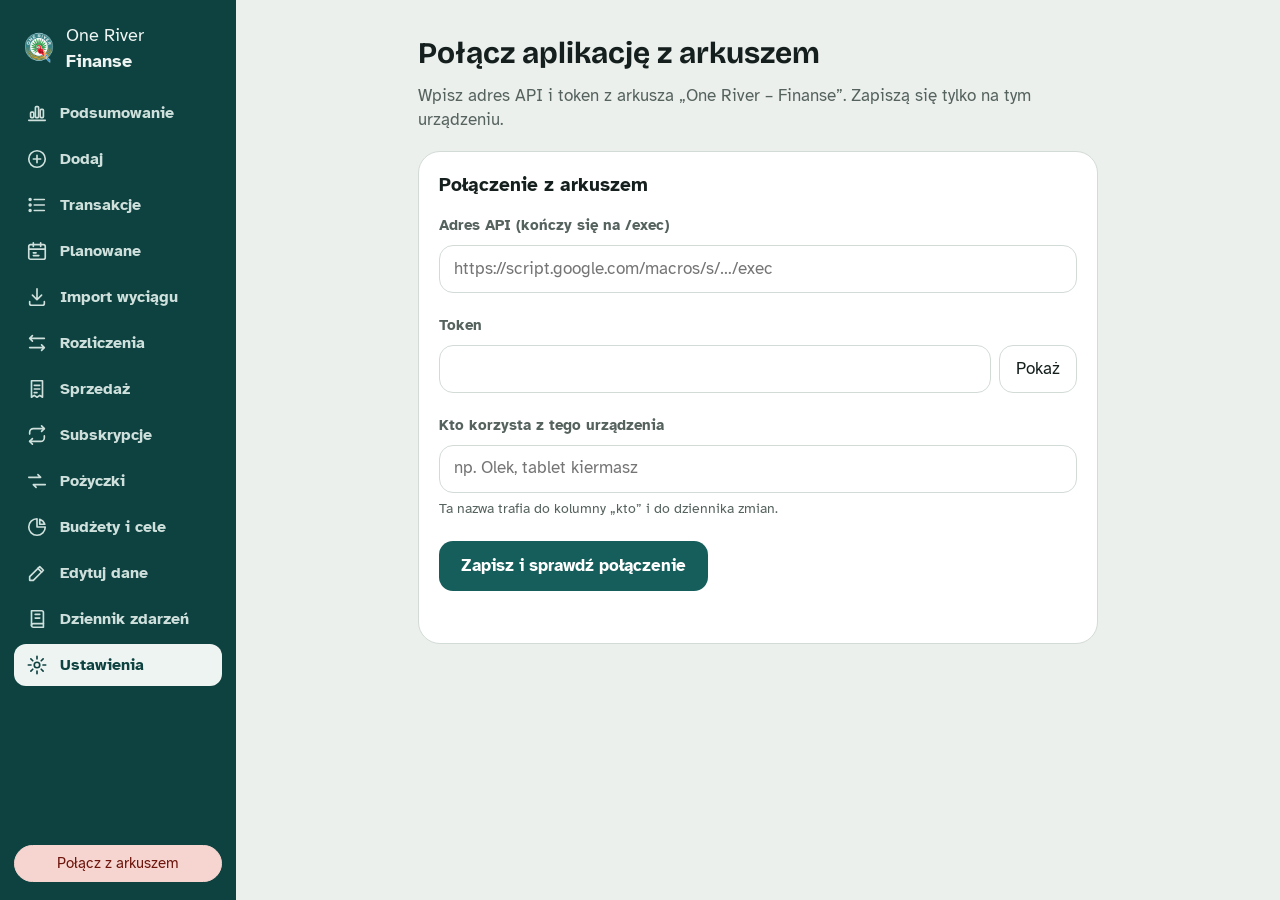
<file: index.html>
<!doctype html>
<html lang="pl">
<head>
  <meta charset="utf-8">
  <meta name="viewport" content="width=device-width, initial-scale=1, viewport-fit=cover">
  <meta name="theme-color" content="#155E5B">
  <meta name="description" content="Finanse ONE RIVER: wydatki, wpływy i przeksięgowania, także bez internetu.">
  <title>One River Finanse</title>
  <link rel="manifest" href="manifest.webmanifest">
  <link rel="icon" href="icons/icon-192.png">
  <link rel="apple-touch-icon" href="icons/apple-touch-icon.png">
  <meta name="apple-mobile-web-app-capable" content="yes">
  <meta name="mobile-web-app-capable" content="yes">
  <link rel="preconnect" href="https://fonts.googleapis.com">
  <link rel="preconnect" href="https://fonts.gstatic.com" crossorigin>
  <link rel="stylesheet" href="https://fonts.googleapis.com/css2?family=Atkinson+Hyperlegible:ital,wght@0,400;0,700;1,400&family=Bricolage+Grotesque:opsz,wght@12..96,500;12..96,700&display=swap">
  <link rel="stylesheet" href="css/app.css">
</head>
<body>
  <div class="uklad">
    <aside class="bok">
      <a class="marka" href="#dodaj">
        <img src="icons/icon-192.png" alt="" width="34" height="34">
        <span>One River <b>Finanse</b></span>
      </a>
      <nav class="menu" aria-label="Sekcje aplikacji"></nav>
      <button class="sync" id="sync" type="button">Uruchamianie…</button>
    </aside>
    <main id="widok" tabindex="-1"></main>
  </div>
  <div id="toast" role="status" aria-live="polite"></div>
  <dialog id="okno"></dialog>
  <script type="module" src="js/app.js"></script>
</body>
</html>
</file>
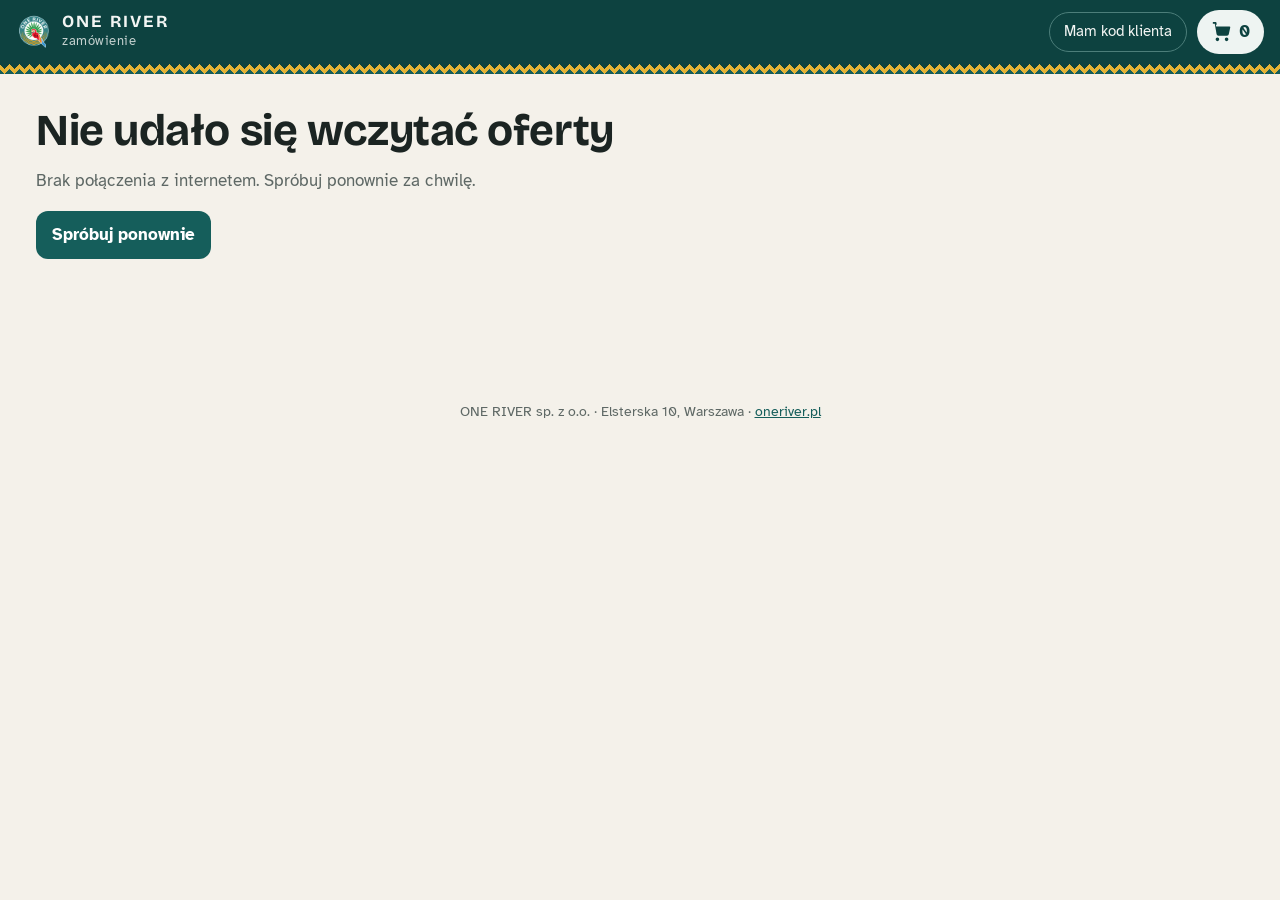
<file: zamow/index.html>
<!doctype html>
<html lang="pl">
<head>
  <meta charset="utf-8">
  <meta name="viewport" content="width=device-width, initial-scale=1, viewport-fit=cover">
  <meta name="theme-color" content="#0D4240">
  <meta name="description" content="Zamów rękodzieło i produkty ONE RIVER – rapé, biżuteria, odzież i więcej z rdzennych społeczności Ameryki Południowej.">
  <title>Zamówienie · One River</title>
  <link rel="icon" href="../icons/icon-192.png">
  <link rel="apple-touch-icon" href="../icons/apple-touch-icon.png">
  <link rel="preconnect" href="https://fonts.googleapis.com">
  <link rel="preconnect" href="https://fonts.gstatic.com" crossorigin>
  <link rel="stylesheet" href="https://fonts.googleapis.com/css2?family=Atkinson+Hyperlegible:ital,wght@0,400;0,700;1,400&family=Bricolage+Grotesque:opsz,wght@12..96,500;12..96,700&display=swap">
  <link rel="stylesheet" href="css/zamow.css">
</head>
<body>
  <header class="gora">
    <a class="marka" href="#">
      <img src="../icons/icon-192.png" alt="" width="36" height="36">
      <span><b>ONE RIVER</b><small>zamówienie</small></span>
    </a>
    <button type="button" class="kod-przycisk" id="kod-przycisk">Mam kod klienta</button>
    <button type="button" class="koszyk-przycisk" id="koszyk-przycisk" aria-label="Koszyk">
      <svg viewBox="0 0 24 24" width="22" height="22" aria-hidden="true"><path fill="currentColor" d="M7 18a2 2 0 1 0 0 4 2 2 0 0 0 0-4Zm10 0a2 2 0 1 0 0 4 2 2 0 0 0 0-4ZM5.2 4l.4 2H20a1 1 0 0 1 1 1.2l-1.6 7.2a2 2 0 0 1-2 1.6H8.1a2 2 0 0 1-2-1.6L4.1 3H2V1h3a1 1 0 0 1 1 .8L6.2 4H5.2Z"/></svg>
      <span id="koszyk-ile">0</span>
    </button>
  </header>
  <div class="tkanina" aria-hidden="true"></div>
  <main id="widok" tabindex="-1"><p class="laduje">Wczytuję ofertę…</p></main>
  <footer class="stopka">
    <p>ONE RIVER sp. z o.o. · Elsterska 10, Warszawa · <a href="https://oneriver.pl/" target="_blank" rel="noopener">oneriver.pl</a></p>
  </footer>
  <div id="toast" role="status" aria-live="polite"></div>
  <dialog id="okno"></dialog>
  <script type="module" src="js/zamow.js"></script>
</body>
</html>
</file>
<file: css/app.css>
/* One River Finanse
   Kolory: rzeka (zieleń wody), kukurydza (żółty akcent zapisu), śliwka dla wydatków, liść dla wpływów.
   Jedyny ozdobnik: pas „tkaniny” pod kwotą. Reszta spokojna. */

:root {
  --mgla: #ECF0ED;
  --papier: #FFFFFF;
  --papier-2: #F6F8F6;
  --atrament: #15201E;
  --szary: #55625E;
  --linia: #D3DBD6;
  --rzeka: #155E5B;
  --rzeka-ciemna: #0D4240;
  --kukurydza: #E5B335;
  --kukurydza-mocna: #D29E1F;
  --wydatek: #7E2D4B;
  --wplyw: #2C6E39;
  --czerwien: #A3261B;
  --akcent: var(--rzeka);

  --font: 'Atkinson Hyperlegible', system-ui, -apple-system, 'Segoe UI', sans-serif;
  --font-liczby: 'Bricolage Grotesque', var(--font);
  --r-duzy: 22px;
  --r: 14px;
  color-scheme: light;
}

@media (prefers-color-scheme: dark) {
  :root {
    --mgla: #0F1716;
    --papier: #182321;
    --papier-2: #1E2A28;
    --atrament: #E7EEEB;
    --szary: #A3B1AD;
    --linia: #2F3D3A;
    --rzeka: #1D7470;
    --rzeka-ciemna: #0B302E;
    --wydatek: #A2466A;
    --wplyw: #3E8B4C;
    --czerwien: #E0675B;
    color-scheme: dark;
  }
}

*, *::before, *::after { box-sizing: border-box; }
html { -webkit-text-size-adjust: 100%; }
body {
  margin: 0;
  background: var(--mgla);
  color: var(--atrament);
  font: 400 17px/1.45 var(--font);
  -webkit-tap-highlight-color: transparent;
}
button, input, select, textarea { font: inherit; color: inherit; }
button { cursor: pointer; }
button:disabled { cursor: default; opacity: .55; }
:focus-visible { outline: 3px solid var(--kukurydza); outline-offset: 2px; }
a { color: var(--rzeka); }
@media (prefers-color-scheme: dark) { a { color: #7CC7C1; } }

/* ── układ: menu boczne na komputerze, górny pasek + dolne menu na telefonie ── */
.uklad { min-height: 100vh; }
.bok {
  position: sticky; top: 0; z-index: 20;
  display: flex; align-items: center; gap: 12px;
  padding: max(8px, env(safe-area-inset-top)) 14px 8px;
  background: var(--rzeka-ciemna); color: #EEF4F2;
}
.marka { display: flex; align-items: center; gap: 10px; color: inherit; text-decoration: none; font-size: 18px; }
.marka img { border-radius: 9px; }
.marka b { font-weight: 700; }
.sync {
  margin-left: auto; border: 1px solid #4C7E7A; background: transparent; color: #EEF4F2;
  padding: 7px 14px; border-radius: 999px; font-size: 14.5px; white-space: nowrap; max-width: 60vw; overflow: hidden; text-overflow: ellipsis;
}
.sync.praca { border-color: var(--kukurydza); }
.sync.offline { background: #F3DDA9; color: #3A2C05; border-color: #F3DDA9; }
.sync.blad { background: #F6D4CF; color: #6D150D; border-color: #F6D4CF; }

/* telefon i tablet w pionie: dolne menu z pięcioma pozycjami */
.menu {
  position: fixed; z-index: 30; left: 0; right: 0; bottom: 0;
  display: grid; grid-template-columns: repeat(5, 1fr); gap: 2px;
  padding: 6px 6px max(6px, env(safe-area-inset-bottom));
  background: var(--rzeka-ciemna); border-top: 1px solid #2A5956;
}
.menu a, .menu .przycisk-wiecej {
  position: relative; display: flex; flex-direction: column; align-items: center; gap: 2px;
  padding: 6px 2px; border: 0; border-radius: 12px; background: transparent;
  color: #CFE0DC; text-decoration: none; font-size: 12.5px; font-weight: 700; line-height: 1.15; text-align: center;
}
.menu a:not(.w-dolnym) { display: none; }
.menu a[aria-current], .menu .przycisk-wiecej[data-aktywny] { background: #EEF4F2; color: var(--rzeka-ciemna); }
.menu .licznik {
  position: absolute; top: 2px; right: calc(50% - 22px);
  display: inline-grid; place-items: center; min-width: 18px; height: 18px; padding: 0 4px;
  border-radius: 999px; background: var(--kukurydza); color: #2A1F02; font-size: 11px;
}
.menu .licznik[hidden] { display: none; }
main { padding: 14px 12px 110px; max-width: 1280px; margin: 0 auto; outline: none; }
@media (max-width: 600px) { .marka span { display: none; } }

/* komputer i tablet w poziomie: menu boczne */
@media (min-width: 900px) {
  .uklad { display: grid; grid-template-columns: 236px minmax(0, 1fr); background: linear-gradient(to right, var(--rzeka-ciemna) 236px, transparent 236px); }
  .bok {
    position: sticky; top: 0; height: 100vh; flex-direction: column; align-items: stretch; gap: 18px;
    padding: 22px 14px 18px; overflow-y: auto;
  }
  .marka { padding: 0 8px; }
  .menu {
    position: static; display: flex; flex-direction: column; gap: 4px; padding: 0; border: 0; background: none; flex: 1;
  }
  .menu a, .menu a:not(.w-dolnym) {
    display: flex; flex-direction: row; gap: 12px; padding: 10px 12px; font-size: 16px; text-align: left;
  }
  .menu a:hover { background: rgb(255 255 255 / .08); }
  .menu a[aria-current] { background: #EEF4F2; }
  .menu .przycisk-wiecej { display: none; }
  .menu .licznik { position: static; margin-left: auto; }
  .sync { margin: 0; max-width: none; white-space: normal; text-align: center; }
  main { padding: 28px 32px 56px; width: 100%; }
}

/* ── wspólne elementy formularzy ── */
.pole { border: 0; margin: 0 0 22px; padding: 0; min-width: 0; display: block; }
.pole legend, .etykieta {
  display: block; padding: 0; margin-bottom: 8px; font-size: 15px; font-weight: 700; color: var(--szary);
}
input:not([type=checkbox]), select, textarea {
  width: 100%; min-height: 48px; padding: 10px 14px;
  background: var(--papier); border: 1.5px solid var(--linia); border-radius: var(--r);
}
textarea { resize: vertical; }
input:focus, select:focus, textarea:focus { border-color: var(--rzeka); outline: none; box-shadow: 0 0 0 3px color-mix(in srgb, var(--kukurydza) 55%, transparent); }
.podpowiedz { display: block; margin-top: 6px; font-size: 14px; color: var(--szary); min-height: 1em; }
.pusto { color: var(--szary); margin: 0; }

.chipy { display: flex; flex-wrap: wrap; gap: 8px; }
.chip {
  min-height: 44px; padding: 8px 16px; border-radius: 999px;
  border: 1.5px solid var(--linia); background: var(--papier);
}
.chip[aria-pressed="true"] { background: var(--akcent); border-color: var(--akcent); color: #fff; font-weight: 700; }
.chipy.male { margin-top: 10px; }
.chipy.male .chip { min-height: 38px; padding: 5px 13px; font-size: 15px; }

button[type=submit], .przycisk, .przyciski button {
  display: inline-flex; align-items: center; justify-content: center; gap: 10px;
  min-height: 50px; padding: 10px 22px; border-radius: var(--r);
  border: 0; background: var(--rzeka); color: #fff; font-weight: 700; text-decoration: none;
}
.drugorzedny, .przyciski .drugorzedny { background: transparent !important; color: var(--atrament) !important; border: 1.5px solid var(--linia) !important; }
.niebezpieczny, .przyciski .niebezpieczny { background: var(--czerwien) !important; color: #fff !important; }

/* ── panel dodawania ── */
.dodaj.typ-wydatek { --akcent: var(--wydatek); }
.dodaj.typ-wplyw { --akcent: var(--wplyw); }
.dodaj.typ-przeks { --akcent: var(--rzeka); }

.dodaj { display: grid; gap: 28px; align-items: start; }
@media (min-width: 1100px) {
  .dodaj { grid-template-columns: minmax(340px, 400px) 1fr; }
  .kolumna-kwoty { position: sticky; top: 24px; }
}
@media (min-width: 640px) and (max-width: 1099px) {
  .kolumna-kwoty { max-width: 560px; margin: 0 auto; width: 100%; }
}

.panel-kwoty {
  background: var(--akcent); color: #fff;
  border-radius: var(--r-duzy) var(--r-duzy) 0 0;
  padding: 14px 14px 22px;
  transition: background-color .25s ease;
}
.typy { display: grid; grid-template-columns: 1fr 1fr 1.35fr; gap: 4px; background: rgb(0 0 0 / .18); padding: 4px; border-radius: 999px; }
.typy button {
  border: 0; background: transparent; color: #fff; padding: 9px 6px; border-radius: 999px; font-weight: 700; font-size: 15px;
}
.typy button[aria-pressed="true"] { background: #fff; color: var(--akcent); }
.kwota { display: flex; flex-direction: column; align-items: center; padding: 26px 6px 4px; min-height: 132px; justify-content: flex-end; }
.wyrazenie { font-size: 16px; opacity: .8; min-height: 1.4em; font-variant-numeric: tabular-nums; }
.wiersz-kwoty { display: flex; align-items: baseline; gap: 10px; max-width: 100%; }
.wartosc {
  font-family: var(--font-liczby); font-weight: 700; font-size: clamp(48px, 7vw, 68px); line-height: 1;
  letter-spacing: -0.02em; font-variant-numeric: tabular-nums; overflow-wrap: anywhere;
}
.waluta { font-family: var(--font-liczby); font-size: 26px; font-weight: 500; opacity: .85; }

/* pas tkaniny – zygzak jak na pasku plecionej torby */
.tkanina {
  height: 16px;
  background:
    linear-gradient(135deg, var(--akcent) 25%, transparent 25%) -8px 0 / 16px 16px,
    linear-gradient(225deg, var(--akcent) 25%, transparent 25%) -8px 0 / 16px 16px,
    linear-gradient(315deg, var(--rzeka-ciemna) 25%, transparent 25%) 0 0 / 16px 16px,
    linear-gradient(45deg, var(--rzeka-ciemna) 25%, var(--kukurydza) 25%) 0 0 / 16px 16px;
  transition: background-color .25s ease;
}

.klawiatura {
  display: grid; grid-template-columns: repeat(4, 1fr); gap: 8px;
  background: var(--papier); padding: 12px; border-radius: 0 0 var(--r-duzy) var(--r-duzy);
  border: 1px solid var(--linia); border-top: 0;
}
.klawiatura button {
  height: 62px; border: 0; border-radius: var(--r); background: var(--papier-2);
  font-family: var(--font-liczby); font-size: 27px; font-weight: 500; font-variant-numeric: tabular-nums;
  touch-action: manipulation;
}
.klawiatura button:active { background: color-mix(in srgb, var(--akcent) 18%, var(--papier)); }
.klawiatura .funkcja { color: var(--akcent); background: color-mix(in srgb, var(--akcent) 9%, var(--papier)); font-weight: 700; }
.klawiatura .szeroki { grid-column: span 3; }
@media (prefers-color-scheme: dark) { .klawiatura .funkcja { color: #fff; } }

.kolumna-szczegolow { min-width: 0; }
.pasek-edycji {
  display: flex; flex-wrap: wrap; justify-content: space-between; gap: 8px 16px; align-items: center;
  background: #F3DDA9; color: #3A2C05; padding: 12px 16px; border-radius: var(--r); margin-bottom: 22px;
}
.pasek-edycji a { color: inherit; font-weight: 700; }

.siatka { display: grid; grid-template-columns: repeat(auto-fill, minmax(108px, 1fr)); gap: 8px; }
.kafel {
  display: flex; flex-direction: column; align-items: center; gap: 6px;
  padding: 12px 6px 10px; border-radius: var(--r); border: 1.5px solid var(--linia); background: var(--papier);
  min-height: 108px;
}
.kafel .ikona {
  width: 48px; height: 48px; border-radius: 50%; background: var(--tlo);
  display: grid; place-items: center; font-size: 24px;
}
.kafel .nazwa { font-size: 14px; line-height: 1.2; text-align: center; }
.kafel[aria-pressed="true"] {
  border-color: var(--akcent); box-shadow: inset 0 0 0 2px var(--akcent);
  background: color-mix(in srgb, var(--akcent) 7%, var(--papier)); font-weight: 700;
}

.rzad { display: grid; gap: 0 20px; }
@media (min-width: 640px) { .rzad { grid-template-columns: 1fr 1fr; } }
.data { display: flex; gap: 8px; flex-wrap: wrap; }
.data input { flex: 1 1 170px; width: auto; }

.wiecej { margin: 0 0 22px; border-top: 1px solid var(--linia); padding-top: 14px; }
.wiecej summary { cursor: pointer; font-weight: 700; color: var(--szary); margin-bottom: 14px; }

.pasek-zapisu {
  position: sticky; bottom: 0; display: flex; gap: 12px; justify-content: flex-end;
  padding: 14px 0 max(14px, env(safe-area-inset-bottom));
  background: linear-gradient(to top, var(--mgla) 75%, transparent);
}
.pasek-zapisu .zapisz {
  flex: 1 1 auto; max-width: 520px; min-height: 58px; font-size: 18px;
  background: var(--kukurydza); color: #2A1F02;
}
.pasek-zapisu .zapisz:hover { background: var(--kukurydza-mocna); }
.pasek-zapisu .zapisz span { font-family: var(--font-liczby); font-weight: 700; font-variant-numeric: tabular-nums; }
.pasek-zapisu .drugorzedny { min-height: 58px; padding: 10px 18px; border-radius: var(--r); }
@media (max-width: 899px) { .pasek-zapisu { bottom: 66px; } }

/* ── lista ── */
.lista { max-width: 860px; margin: 0 auto; }
.naglowek-listy { margin-bottom: 18px; }
.miesiac { display: flex; align-items: center; gap: 10px; }
.miesiac h1 { font-family: var(--font-liczby); font-size: 30px; margin: 0; min-width: 9ch; }
.miesiac > button {
  width: 44px; height: 44px; border-radius: 50%; border: 1.5px solid var(--linia); background: var(--papier); font-size: 24px; line-height: 1;
}
.podsumowanie { display: grid; grid-template-columns: repeat(3, 1fr); gap: 10px; margin: 18px 0 6px; }
.podsumowanie div { background: var(--papier); border-radius: var(--r); padding: 12px 14px; border: 1px solid var(--linia); }
.podsumowanie dt { font-size: 14px; color: var(--szary); }
.podsumowanie dd { margin: 2px 0 0; font-family: var(--font-liczby); font-weight: 700; font-size: clamp(18px, 3vw, 24px); font-variant-numeric: tabular-nums; }
.plus dd, .kwota-wiersza.plus { color: var(--wplyw); }
.minus dd, .kwota-wiersza.minus { color: var(--wydatek); }
@media (prefers-color-scheme: dark) {
  .plus dd, .kwota-wiersza.plus { color: #8FD39B; }
  .minus dd, .kwota-wiersza.minus { color: #E9A3BE; }
}
.uwagi-podsumowania { font-size: 14px; color: var(--szary); margin: 0 0 14px; }
.filtry { display: grid; grid-template-columns: 1fr minmax(160px, 220px) auto; gap: 10px; align-items: center; }
@media (max-width: 640px) { .filtry { grid-template-columns: 1fr 1fr; } .filtry input[type=search] { grid-column: 1 / -1; } }
.przelacznik { display: flex; align-items: center; gap: 8px; font-size: 15px; white-space: nowrap; }
.przelacznik input { width: 20px; height: 20px; accent-color: var(--rzeka); }

.dzien h2 { font-size: 15px; color: var(--szary); margin: 22px 4px 8px; font-weight: 700; }
.dzien h2::first-letter { text-transform: uppercase; }
.dzien ul { list-style: none; margin: 0; padding: 0; background: var(--papier); border-radius: var(--r); border: 1px solid var(--linia); }
.dzien li + li { border-top: 1px solid var(--linia); }
.dzien li a {
  display: grid; grid-template-columns: 44px 1fr auto; gap: 12px; align-items: center;
  padding: 12px 14px; color: inherit; text-decoration: none;
}
.dzien li a:hover { background: var(--papier-2); }
.dzien .ikona { width: 44px; height: 44px; border-radius: 50%; background: var(--tlo); display: grid; place-items: center; font-size: 21px; }
.srodek { min-width: 0; display: flex; flex-direction: column; }
.tytul { font-weight: 700; overflow: hidden; text-overflow: ellipsis; white-space: nowrap; }
.opis { font-size: 14px; color: var(--szary); overflow: hidden; text-overflow: ellipsis; white-space: nowrap; }
.znaczniki { display: flex; gap: 6px; margin-top: 4px; flex-wrap: wrap; }
.znacznik { font-size: 12.5px; padding: 1px 8px; border-radius: 999px; border: 1px solid var(--linia); color: var(--szary); }
.znacznik.wysylka { background: #F3DDA9; color: #3A2C05; border-color: #F3DDA9; }
.znacznik.anul { background: #F6D4CF; color: #6D150D; border-color: #F6D4CF; }
.kwota-wiersza { font-family: var(--font-liczby); font-weight: 700; font-size: 18px; font-variant-numeric: tabular-nums; white-space: nowrap; }
li.anulowana .tytul, li.anulowana .kwota-wiersza { text-decoration: line-through; opacity: .6; }
.pusto-duze { text-align: center; padding: 48px 16px; color: var(--szary); }

/* ── ustawienia ── */
.ustawienia { max-width: 680px; margin: 0 auto; }
.ustawienia h1, .powitanie h1 { font-family: var(--font-liczby); font-size: 30px; margin: 4px 0 8px; }
.powitanie { margin-bottom: 18px; }
.powitanie p { color: var(--szary); margin: 0; max-width: 60ch; }
.karta-ustawien { background: var(--papier); border: 1px solid var(--linia); border-radius: var(--r-duzy); padding: 20px 20px 18px; margin-bottom: 18px; }
.karta-ustawien h2 { font-size: 19px; margin: 0 0 16px; }
.z-przyciskiem { display: flex; gap: 8px; }
.z-przyciskiem button { min-height: 48px; padding: 0 16px; border-radius: var(--r); }
.przyciski { display: flex; flex-wrap: wrap; gap: 10px; }
.komunikat { margin: 14px 0 0; min-height: 1.2em; }
.komunikat.ok { color: var(--wplyw); font-weight: 700; }
.komunikat.blad, .blad { color: var(--czerwien); }
.info { margin: 0 0 16px; display: grid; gap: 6px; }
.info div { display: flex; justify-content: space-between; gap: 16px; border-bottom: 1px dashed var(--linia); padding-bottom: 6px; }
.info dt { color: var(--szary); }
.info dd { margin: 0; text-align: right; }

.ekran-wiadomosc { max-width: 560px; margin: 40px auto; text-align: center; }

/* ── powiadomienia i okna ── */
#toast {
  position: fixed; left: 50%; top: 74px; transform: translate(-50%, -12px); z-index: 50;
  display: flex; gap: 14px; align-items: center; max-width: min(560px, calc(100vw - 24px));
  padding: 12px 18px; border-radius: var(--r); background: var(--atrament); color: var(--mgla);
  opacity: 0; pointer-events: none; transition: opacity .2s ease, transform .2s ease;
}
#toast.widoczny { opacity: 1; transform: translate(-50%, 0); pointer-events: auto; }
#toast.ok { background: var(--wplyw); color: #fff; }
#toast.blad { background: var(--czerwien); color: #fff; }
#toast button { border: 1.5px solid currentColor; background: transparent; border-radius: 999px; padding: 4px 12px; font-weight: 700; }
@media (max-width: 899px) { #toast { top: 62px; } }

dialog { border: 0; border-radius: var(--r-duzy); padding: 0; max-width: min(520px, calc(100vw - 24px)); background: var(--papier); color: var(--atrament); }
dialog::backdrop { background: rgb(10 25 24 / .55); }
.okno { padding: 22px 22px 18px; }
.okno h2 { margin: 0 0 10px; font-size: 21px; }
.okno-tresc p { margin: 0 0 10px; }
.okno-przyciski { display: flex; flex-wrap: wrap; gap: 10px; justify-content: flex-end; margin-top: 18px; }
.okno-przyciski button { min-height: 48px; padding: 8px 18px; border-radius: var(--r); border: 0; background: var(--rzeka); color: #fff; font-weight: 700; }
.lista-podobnych { margin: 0 0 12px; padding-left: 18px; }
.lista-podobnych span { color: var(--szary); font-size: 14px; }

@media (prefers-reduced-motion: reduce) {
  *, *::before, *::after { transition: none !important; animation: none !important; }
}

/* ───────── wersja 0.2 ───────── */
.dodaj.typ-wymiana { --akcent: #2E5877; }
@media (prefers-color-scheme: dark) { .dodaj.typ-wymiana { --akcent: #3E7299; } }

.typy { grid-template-columns: repeat(6, 1fr); border-radius: 20px; }
.typy button { font-size: 14.5px; padding: 8px 6px; }
.typy button:nth-child(-n+3) { grid-column: span 2; }
.typy button:nth-child(n+4) { grid-column: span 3; }
.podpis-kwoty { font-size: 14px; opacity: .8; margin-top: 4px; }


.link { border: 0; background: none; padding: 6px 0; color: var(--rzeka); font-weight: 700; text-decoration: underline; text-underline-offset: 3px; }
@media (prefers-color-scheme: dark) { .link { color: #7CC7C1; } }
.siatka + .link, .podkategorie + .link { margin-top: 10px; }
.limit { margin: 10px 0 0; font-size: 15px; color: var(--szary); }
.limit.przekroczony { color: var(--czerwien); font-weight: 700; }

.podzial { display: grid; gap: 10px; }
.czesc { display: grid; grid-template-columns: 1fr 130px 44px; gap: 8px; }
.usun {
  width: 44px; min-height: 44px; border-radius: var(--r); border: 1.5px solid var(--linia); background: var(--papier);
  font-size: 22px; line-height: 1; color: var(--szary);
}
.reszta { margin: 0; font-size: 15px; }
.reszta.ok { color: var(--wplyw); font-weight: 700; }
.reszta.brak { color: var(--czerwien); }

.zalaczniki { list-style: none; margin: 0 0 10px; padding: 0; display: grid; gap: 6px; }
.zalaczniki li { display: flex; align-items: center; gap: 10px; background: var(--papier); border: 1px solid var(--linia); border-radius: var(--r); padding: 6px 6px 6px 14px; }
.zalaczniki li a, .zalaczniki li > span:first-child { flex: 1; min-width: 0; overflow: hidden; text-overflow: ellipsis; white-space: nowrap; }
.zalaczniki .usun { width: 36px; min-height: 36px; font-size: 18px; }
label.chip { display: inline-flex; align-items: center; cursor: pointer; }
label.chip:focus-within { outline: 3px solid var(--kukurydza); outline-offset: 2px; }

.plan { margin-bottom: 8px; }
.co-ile { display: grid; grid-template-columns: 90px 1fr; gap: 8px; }
.przelacznik.duzy { margin-bottom: 22px; font-size: 16px; }

.kwota-wiersza small { display: block; font-size: 14px; font-weight: 500; color: var(--szary); text-align: right; }
.znacznik.potw { background: #D9EDDC; color: #1D4D26; border-color: #D9EDDC; }
.filtr-budzetu { margin: 10px 0 0; }

.naglowek-sekcji { display: flex; flex-wrap: wrap; gap: 12px; align-items: center; justify-content: space-between; margin-bottom: 14px; }
.naglowek-sekcji h1 { font-family: var(--font-liczby); font-size: 30px; margin: 0; }
.planowane, .budzety, .formularz-budzetu { max-width: 860px; margin: 0 auto; }
.formularz-budzetu { max-width: 680px; }
.formularz-budzetu h1 { font-family: var(--font-liczby); font-size: 30px; margin: 4px 0 14px; }

.wiersz-planu { display: grid; }
.akcje-planu { display: flex; flex-wrap: wrap; gap: 8px; padding: 0 14px 12px 70px; }
.akcje-planu button { min-height: 40px; padding: 6px 16px; border-radius: 999px; border: 0; background: var(--rzeka); color: #fff; font-weight: 700; }
.akcje-planu .drugorzedny { border-radius: 999px; }
.po-terminie h2 { color: var(--czerwien); }

.tytul-grupy { font-size: 17px; margin: 22px 0 10px; color: var(--szary); }
.karty-budzetow { display: grid; gap: 12px; grid-template-columns: repeat(auto-fill, minmax(280px, 1fr)); }
.karta-budzetu {
  background: var(--papier); border: 1px solid var(--linia); border-radius: var(--r-duzy); padding: 16px 18px 12px;
  border-top: 6px solid var(--kolor);
}
.karta-budzetu .naglowek-karty { display: block; color: inherit; text-decoration: none; }
.karta-budzetu h3 { margin: 0; font-size: 19px; }
.karta-budzetu .naglowek-karty span { font-size: 14px; color: var(--szary); }
.pasek { height: 12px; border-radius: 999px; background: var(--papier-2); border: 1px solid var(--linia); margin: 14px 0 8px; overflow: hidden; }
.pasek span { display: block; height: 100%; background: var(--rzeka); border-radius: 999px; }
.karta-budzetu.przekroczony .pasek span { background: var(--czerwien); }
.karta-budzetu .liczby { margin: 0; font-family: var(--font-liczby); font-size: 20px; font-variant-numeric: tabular-nums; }
.karta-budzetu .zostalo { margin: 2px 0 4px; font-size: 15px; }
.karta-budzetu.przekroczony .zostalo { color: var(--czerwien); font-weight: 700; }
.karta-budzetu .dodatkowe { margin: 0; font-size: 14px; color: var(--szary); }

.kolory { display: flex; flex-wrap: wrap; gap: 10px; }
.kolory button { width: 40px; height: 40px; border-radius: 50%; border: 2px solid var(--linia); background: var(--k); }
.kolory button[aria-pressed="true"] { border-color: var(--atrament); box-shadow: 0 0 0 3px var(--papier), 0 0 0 5px var(--atrament); }
.przyciski a.przycisk.drugorzedny { display: inline-flex; }


/* ───────── wersja 0.3 ───────── */

/* pożyczki: szaro-zielony (wraca do mnie), szaro-różowy (oddaję) */
:root { --poz-plus: #5E7F6C; --poz-plus-jasny: #E3ECE6; --poz-minus: #9A6570; --poz-minus-jasny: #F2E3E6; }
@media (prefers-color-scheme: dark) { :root { --poz-plus: #6F9580; --poz-plus-jasny: #22302A; --poz-minus: #B07985; --poz-minus-jasny: #33252A; } }
.dodaj.typ-pozyczka-plus { --akcent: var(--poz-plus); }
.dodaj.typ-pozyczka-minus { --akcent: var(--poz-minus); }
.kwota-wiersza.pozyczka-plus { color: var(--poz-plus); }
.kwota-wiersza.pozyczka-minus { color: var(--poz-minus); }
.dzien li.pozyczka-plus, .wiersz-planu.pozyczka-plus { background: var(--poz-plus-jasny); }
.dzien li.pozyczka-minus, .wiersz-planu.pozyczka-minus { background: var(--poz-minus-jasny); }
.dzien ul > li:first-child { border-radius: var(--r) var(--r) 0 0; }
.dzien ul > li:last-child { border-radius: 0 0 var(--r) var(--r); }
.dzien ul > li:only-child { border-radius: var(--r); }

/* etykiety konta, kategorii, podmiotu przy transakcji */
.etykiety { display: flex; flex-wrap: wrap; gap: 5px; margin-top: 3px; align-items: center; }
.etykieta-konta, .etykieta-kategorii, .etykieta-podmiotu, .etykieta-winien {
  display: inline-flex; align-items: center; gap: 5px; font-size: 13px; line-height: 1.3; padding: 1px 8px; border-radius: 6px; white-space: nowrap;
}
.etykieta-konta { background: color-mix(in srgb, var(--k) 18%, var(--papier)); color: var(--atrament); border: 1px solid color-mix(in srgb, var(--k) 45%, transparent); }
.etykieta-konta::before { content: ''; width: 8px; height: 8px; border-radius: 50%; background: var(--k); }
.etykieta-kategorii { background: var(--tlo); color: #23302C; }
.etykieta-podmiotu { border: 1px solid var(--linia); color: var(--szary); }
.etykieta-winien { background: var(--poz-minus-jasny); color: var(--poz-minus); border: 1px solid color-mix(in srgb, var(--poz-minus) 40%, transparent); }
.strzalka { color: var(--szary); font-size: 13px; }
.konto-chip::before { content: ''; display: inline-block; width: 10px; height: 10px; border-radius: 50%; background: var(--k); margin-right: 7px; }
.chip.konto-chip[aria-pressed="true"]::before { box-shadow: 0 0 0 2px #fff; }
.dzien li a { grid-template-columns: auto 44px 1fr auto; }
.dzien li a:not(:has(.pole-wyboru)) { grid-template-columns: 44px 1fr auto; }

/* nagłówki ekranów i zakładki */
.ekran h1 { font-family: var(--font-liczby); }
.wstecz { display: inline-block; margin-bottom: 8px; font-weight: 700; text-decoration: none; }
.wstecz::before { content: '‹ '; }
.zakladki-ekranu { display: inline-flex; gap: 4px; padding: 4px; border-radius: 999px; background: var(--papier); border: 1px solid var(--linia); margin-bottom: 16px; flex-wrap: wrap; }
.zakladki-ekranu button { border: 0; background: transparent; padding: 8px 16px; border-radius: 999px; font-weight: 700; color: var(--szary); }
.zakladki-ekranu button[aria-selected="true"] { background: var(--rzeka); color: #fff; }
.naglowek-sekcji .przyciski { display: flex; gap: 8px; flex-wrap: wrap; }
.przycisk-maly { min-height: 38px; padding: 4px 14px; border-radius: 999px; border: 0; background: var(--rzeka); color: #fff; font-weight: 700; font-size: 14.5px; white-space: nowrap; }
.przycisk-ikona { display: inline-flex; align-items: center; gap: 6px; }
.przycisk-ikona .licznik { display: inline-grid; place-items: center; min-width: 20px; height: 20px; border-radius: 999px; background: var(--kukurydza); color: #2A1F02; font-size: 12px; }
.podsumowanie.cztery { grid-template-columns: repeat(4, 1fr); }
.podsumowanie.dwa { grid-template-columns: 1fr 1fr; }
@media (max-width: 640px) { .podsumowanie.cztery { grid-template-columns: 1fr 1fr; } }
.podsumowanie .wyroznione { border: 2px solid var(--atrament); }
.podsumowanie dt span { font-weight: 400; }
.rzad.trzy { grid-template-columns: 1fr; }
@media (min-width: 760px) { .rzad.trzy { grid-template-columns: 1fr 1fr 1fr; } }
.pusto-duze p { max-width: 54ch; margin: 0 auto 16px; }

/* lista: filtry, zaznaczanie */
.filtry { grid-template-columns: 1fr auto auto; }
.filtry.dwa { display: flex; flex-wrap: wrap; gap: 10px; align-items: center; justify-content: space-between; margin-bottom: 4px; }
.filtry.dwa .zakladki-ekranu { margin: 0; }
.filtry.dwa input { max-width: 320px; }
@media (max-width: 640px) { .filtry { grid-template-columns: 1fr 1fr; } .filtry input[type=search] { grid-column: 1 / -1; } .filtry.dwa input { max-width: none; } }
.filtry > button { min-height: 48px; padding: 8px 14px; border-radius: var(--r); }
.miesiac { flex-wrap: wrap; }
.przelacznik-zakresu { margin-left: auto; }
@media (max-width: 640px) { .przelacznik-zakresu { margin-left: 0; width: 100%; } }
.panel-filtrow { margin-top: 12px; background: var(--papier); border: 1px solid var(--linia); border-radius: var(--r-duzy); padding: 16px; display: grid; gap: 12px; }
.grupa-filtru { border: 0; padding: 0; margin: 0; }
.grupa-filtru legend { font-size: 14px; font-weight: 700; color: var(--szary); margin-bottom: 6px; padding: 0; }
.panel-filtrow .pole { margin: 0; }
.panel-filtrow .przyciski { justify-content: flex-end; }
.pole-wyboru { width: 26px; height: 26px; border-radius: 8px; border: 2px solid var(--linia); display: grid; place-items: center; font-weight: 700; color: #fff; }
li.wybrana { background: color-mix(in srgb, var(--rzeka) 10%, var(--papier)) !important; }
li.wybrana .pole-wyboru { background: var(--rzeka); border-color: var(--rzeka); }
.tryb-zaznaczania { padding-bottom: 120px; }
.pasek-zaznaczenia {
  position: fixed; z-index: 25; left: 12px; right: 12px; bottom: 76px; max-width: 860px; margin: 0 auto;
  display: flex; flex-wrap: wrap; gap: 10px 16px; align-items: center; justify-content: space-between;
  padding: 12px 16px; border-radius: var(--r-duzy); background: var(--atrament); color: var(--mgla);
  box-shadow: 0 10px 30px rgb(0 0 0 / .25);
}
.pasek-zaznaczenia .suma-zaznaczenia { display: flex; flex-direction: column; }
.pasek-zaznaczenia .suma-zaznaczenia span { font-family: var(--font-liczby); font-size: 18px; font-variant-numeric: tabular-nums; }
.pasek-zaznaczenia .przyciski button { min-height: 42px; padding: 6px 14px; }
.pasek-zaznaczenia .drugorzedny { color: var(--mgla) !important; border-color: rgb(255 255 255 / .35) !important; }
@media (min-width: 900px) { .pasek-zaznaczenia { left: 268px; bottom: 20px; } }

/* planowane */
.okresy { margin-bottom: 12px; }
.dzien h2 span { font-weight: 400; margin-left: 6px; }
.wiersz-planu.rozliczona a, .wiersz-planu.rozliczona .kwota-wiersza { color: var(--szary); }
.wiersz-planu.rozliczona .tytul { color: var(--szary); text-decoration: line-through; text-decoration-color: color-mix(in srgb, var(--szary) 60%, transparent); }
.rozliczone h2 { color: var(--szary); }
.znacznik-przycisk { min-height: 34px; padding: 4px 12px; border-radius: 999px; border: 1px solid var(--linia); background: var(--papier-2); color: var(--szary); font-size: 14px; }
.znacznik-przycisk::before { content: '✓ '; color: var(--wplyw); }
.znacznik.rozliczono { background: var(--papier-2); }
.kwota-wiersza small { font-family: var(--font); }
.podpowiedzi-tytulu { margin-top: 8px; }
.podpowiedzi-tytulu:empty { display: none; }
.podpowiedz-tytulu { gap: 6px; }
.podpowiedz-tytulu span { color: var(--szary); font-size: 14px; }

/* subskrypcje */
.suma-sub { text-align: center; margin: 4px 0 18px; display: grid; justify-items: center; gap: 4px; }
.suma-sub b { font-family: var(--font-liczby); font-size: clamp(34px, 5vw, 48px); line-height: 1.1; font-variant-numeric: tabular-nums; }
.suma-sub span { color: var(--szary); }
.suma-sub .chipy { margin-top: 8px; justify-content: center; }
.mapa-sub { position: relative; width: 100%; margin-bottom: 20px; }
.kafel-sub {
  position: absolute; display: flex; flex-direction: column; align-items: center; justify-content: center; gap: 4px; text-align: center;
  padding: 6px; border: 3px solid var(--mgla); border-radius: 16px; background: var(--tlo); color: #1E2A27; text-decoration: none; overflow: hidden;
}
.kafel-sub .ikona { font-size: 24px; }
.kafel-sub .procent { background: rgb(0 0 0 / .72); color: #fff; font-size: 12px; font-weight: 700; padding: 1px 7px; border-radius: 999px; }
.kafel-sub .nazwa { font-weight: 700; line-height: 1.2; }
.kafel-sub .kwota-sub { font-size: 13px; }

/* pożyczki */
.kafel-sumy { display: flex; flex-direction: column; align-items: flex-start; gap: 2px; padding: 12px 14px; border-radius: var(--r); border: 1px solid var(--linia); background: var(--papier); text-align: left; }
.kafel-sumy span { font-size: 14px; color: var(--szary); }
.kafel-sumy b { font-family: var(--font-liczby); font-size: clamp(18px, 3vw, 24px); }
.kafel-sumy.pozyczka-plus b { color: var(--poz-plus); }
.kafel-sumy.pozyczka-minus b { color: var(--poz-minus); }
.kafel-sumy[aria-pressed="true"] { border-width: 2px; border-color: var(--atrament); }
.karty-pozyczek { display: grid; gap: 12px; grid-template-columns: repeat(auto-fill, minmax(280px, 1fr)); }
.karta-pozyczki {
  display: grid; gap: 6px; padding: 16px 18px; border-radius: var(--r-duzy); border: 1px solid var(--linia);
  text-decoration: none; color: inherit; border-left: 6px solid var(--akcent-poz);
}
.karta-pozyczki.pozyczka-plus { --akcent-poz: var(--poz-plus); background: var(--poz-plus-jasny); }
.karta-pozyczki.pozyczka-minus { --akcent-poz: var(--poz-minus); background: var(--poz-minus-jasny); }
.karta-pozyczki .gora-karty { display: flex; flex-direction: column; }
.karta-pozyczki .gora-karty b { font-size: 19px; }
.karta-pozyczki .gora-karty span, .karta-pozyczki .dol-karty { font-size: 14px; color: var(--szary); }
.karta-pozyczki .kwoty-karty b { font-family: var(--font-liczby); font-size: 22px; color: var(--akcent-poz); }
.karta-pozyczki .pasek span, .szczegoly-pozyczki .pasek span { background: var(--akcent-poz); }
.szczegoly-pozyczki.pozyczka-plus { --akcent-poz: var(--poz-plus); }
.szczegoly-pozyczki.pozyczka-minus { --akcent-poz: var(--poz-minus); }
.szczegoly-pozyczki { max-width: 860px; margin: 0 auto; }
.naglowek-pozyczki { background: var(--papier); border: 1px solid var(--linia); border-top: 6px solid var(--akcent-poz); border-radius: var(--r-duzy); padding: 18px 20px; margin-bottom: 8px; }
.naglowek-pozyczki h1 { margin: 0 0 4px; font-size: 28px; }
.naglowek-pozyczki p { margin: 0 0 8px; color: var(--szary); }
.opis-pozyczki { color: var(--atrament) !important; }
.pasek.duzy { height: 16px; }
.info.poziomo { grid-template-columns: repeat(3, 1fr); display: grid; gap: 10px; }
.info.poziomo div { flex-direction: column; border: 0; }
.info.poziomo dd { text-align: left; font-family: var(--font-liczby); font-size: 20px; }
.status-pozyczki { font-weight: 700; color: var(--atrament) !important; }
.wiersz-raty { display: grid; grid-template-columns: 1fr auto auto; gap: 12px; align-items: center; padding: 12px 14px; }
.wiersz-raty.rozliczona .tytul, .wiersz-raty.rozliczona .kwota-wiersza { color: var(--szary); }
.dzien .pusto { padding: 4px; }
.podglad-rat { background: var(--papier); border: 1px solid var(--linia); border-radius: var(--r); padding: 12px 16px; margin: -8px 0 22px; }
.podglad-rat p { margin: 0 0 6px; font-weight: 700; }
.podglad-rat ol { margin: 0; padding-left: 22px; display: grid; gap: 2px; }
.podglad-rat li { display: flex; justify-content: space-between; gap: 12px; max-width: 360px; font-variant-numeric: tabular-nums; }
.podglad-rat .wiecej-rat { list-style: none; color: var(--szary); }

/* cele */
.karta-budzetu.cel .pasek span { background: var(--wplyw); }
.karta-budzetu.cel.osiagniety { border-top-color: var(--wplyw); }
.procent-celu { font-size: 15px; color: var(--szary); margin-left: 6px; }

/* edycja danych */
.edycja, .konta-ekran, .kategorie, .tytuly, .formularz-konta, .formularz-kategorii { max-width: 960px; margin: 0 auto; }
.kafle-danych { display: grid; gap: 12px; grid-template-columns: repeat(auto-fill, minmax(180px, 1fr)); margin-top: 16px; }
.kafel-danych {
  display: grid; gap: 6px; justify-items: start; padding: 18px; border-radius: var(--r-duzy); border: 1px solid var(--linia);
  background: var(--papier); color: inherit; text-decoration: none;
}
.kafel-danych .ik { width: 30px; height: 30px; color: var(--rzeka); }
.kafel-danych b { font-size: 18px; }
.kafel-danych span { font-size: 14px; color: var(--szary); }
.kafel-danych:hover { border-color: var(--rzeka); }
.karty-kont { display: grid; gap: 12px; grid-template-columns: repeat(auto-fill, minmax(240px, 1fr)); }
.karta-konta {
  display: grid; gap: 4px; padding: 16px 18px; border-radius: var(--r-duzy); border: 1px solid var(--linia);
  border-left: 6px solid var(--k); background: var(--papier); color: inherit; text-decoration: none;
}
.karta-konta .gora-karty { display: flex; justify-content: space-between; gap: 8px; }
.karta-konta .gora-karty b { font-size: 18px; }
.karta-konta .gora-karty span, .karta-konta .dol-karty { font-size: 14px; color: var(--szary); }
.karta-konta .saldo { display: grid; justify-items: end; font-family: var(--font-liczby); font-size: 22px; font-variant-numeric: tabular-nums; }
.saldo .plus { color: var(--wplyw); } .saldo .minus { color: var(--wydatek); }
.karty-kategorii { display: grid; gap: 10px; }
.karta-kategorii {
  display: grid; grid-template-columns: 1fr auto; gap: 10px; align-items: center;
  padding: 12px 14px; border-radius: var(--r); border: 1px solid var(--linia); background: var(--papier);
}
.karta-kategorii .chipy { grid-column: 1 / -1; }
.naglowek-kategorii { display: flex; align-items: center; gap: 12px; color: inherit; text-decoration: none; }
.naglowek-kategorii > span:last-child { display: flex; flex-direction: column; }
.naglowek-kategorii > span:last-child span { font-size: 14px; color: var(--szary); }
.naglowek-kategorii .ikona { width: 48px; height: 48px; border-radius: 50%; background: var(--tlo); display: grid; place-items: center; font-size: 24px; flex: none; }
.naglowek-kategorii.duzy { align-items: flex-end; margin-bottom: 18px; }
.naglowek-kategorii.duzy .ikona { width: 64px; height: 64px; font-size: 32px; }
.naglowek-kategorii.duzy .pole { flex: 1; margin: 0; }
.kolejnosc { display: flex; gap: 6px; }
.emoji { display: grid; grid-template-columns: repeat(auto-fill, minmax(44px, 1fr)); gap: 6px; margin-bottom: 12px; }
.emoji button { height: 44px; border-radius: 12px; border: 1.5px solid var(--linia); background: var(--papier); font-size: 22px; }
.emoji button[aria-pressed="true"] { border-color: var(--rzeka); box-shadow: inset 0 0 0 2px var(--rzeka); }
.pole.male { margin: 0; }
.podkategorie-edycja { display: grid; gap: 8px; }
.podkategorie-edycja .czesc { grid-template-columns: 1fr 44px; }
.czesc.zarchiwizowana input { opacity: .55; text-decoration: line-through; }
.wiersz-tytulu { display: grid; grid-template-columns: 1fr auto auto; gap: 10px; align-items: center; padding: 10px 14px; }
.wstep { color: var(--szary); max-width: 70ch; margin: 0 0 16px; }
.formularz-tytulu .przyciski { margin-top: 4px; }

/* menu „Więcej” na telefonie */
.menu-wiecej nav { display: grid; gap: 6px; }
.menu-wiecej nav a { display: flex; align-items: center; gap: 12px; padding: 12px 14px; border-radius: var(--r); border: 1px solid var(--linia); color: inherit; text-decoration: none; font-weight: 700; font-size: 17px; }
.menu-wiecej nav a .ik { color: var(--rzeka); }

/* planowane: filtry w jednym rzędzie */
.filtry.trzy { display: grid; grid-template-columns: auto 1fr auto; gap: 10px; align-items: center; margin-bottom: 4px; }
.filtry.trzy .zakladki-ekranu { margin: 0; }
@media (max-width: 640px) { .filtry.trzy { grid-template-columns: 1fr auto; } .filtry.trzy .zakladki-ekranu { grid-column: 1 / -1; } }

/* ───────── wersja 0.4: podsumowanie ───────── */
.podsumowanie-ekran {
  --seria-wplywy: #2a78d6; --seria-wydatki: #eb6834; --wykres-linia: var(--rzeka);
  max-width: 1240px; margin: 0 auto;
}
@media (prefers-color-scheme: dark) { .podsumowanie-ekran { --seria-wplywy: #3987e5; --seria-wydatki: #d95926; --wykres-linia: #4FB3AC; } }
.okres-tytul { font-family: var(--font-liczby); font-size: 20px; color: var(--szary); }
.pasek-filtrow { display: flex; flex-wrap: wrap; gap: 10px 14px; align-items: center; margin-bottom: 14px; }
.pasek-filtrow > button { margin-left: auto; min-height: 44px; padding: 6px 14px; border-radius: var(--r); }
.zakres-dat { display: flex; gap: 10px; }
.zakres-dat label { display: flex; align-items: center; gap: 6px; }
.zakres-dat .etykieta { margin: 0; }
.zakres-dat input { min-height: 40px; width: auto; }
.kafle-wskaznikow { display: grid; gap: 10px; grid-template-columns: repeat(4, 1fr); }
@media (max-width: 760px) { .kafle-wskaznikow { grid-template-columns: 1fr 1fr; } }
.wskaznik { display: grid; gap: 2px; padding: 14px 16px; border-radius: var(--r); border: 1px solid var(--linia); background: var(--papier); }
.wskaznik.wyroznione { border: 2px solid var(--atrament); }
.etykieta-wsk { font-size: 14px; color: var(--szary); display: flex; align-items: center; gap: 6px; }
.wskaznik b { font-family: var(--font-liczby); font-size: clamp(20px, 2.6vw, 28px); font-variant-numeric: tabular-nums; line-height: 1.15; }
.wskaznik b.plus { color: var(--wplyw); } .wskaznik b.minus { color: var(--wydatek); }
@media (prefers-color-scheme: dark) { .wskaznik b.plus { color: #8FD39B; } .wskaznik b.minus { color: #E9A3BE; } }
.wskaznik .zmiana { font-size: 13px; color: var(--szary); }
.znak { display: inline-block; width: 10px; height: 10px; border-radius: 3px; flex: none; }
.znak.seria-wplywy, .pasek-rankingu .seria-wplywy { background: var(--seria-wplywy); }
.znak.seria-wydatki, .pasek-rankingu .seria-wydatki { background: var(--seria-wydatki); }
.siatka-paneli { display: grid; gap: 14px; grid-template-columns: 1fr; margin-top: 6px; }
@media (min-width: 1100px) { .siatka-paneli { grid-template-columns: 1fr 1fr; } .panel.szeroki { grid-column: 1 / -1; } }
.panel { background: var(--papier); border: 1px solid var(--linia); border-radius: var(--r-duzy); padding: 16px 18px; min-width: 0; }
.panel header { display: flex; flex-wrap: wrap; align-items: baseline; justify-content: space-between; gap: 6px 12px; margin-bottom: 10px; }
.panel h2 { font-size: 18px; margin: 0; }
.podtytul { font-size: 14px; color: var(--szary); }
.legenda { display: flex; gap: 14px; list-style: none; margin: 0; padding: 0; font-size: 14px; color: var(--szary); }
.legenda li { display: flex; align-items: center; gap: 6px; }
.wykres-kontener { position: relative; overflow: hidden; }
.wykres { display: block; max-width: 100%; height: auto; }
.wykres .siatka { stroke: var(--linia); stroke-width: 1; stroke-dasharray: 2 4; }
.wykres .os-zero { stroke: var(--szary); stroke-width: 1; }
.wykres .os { fill: var(--szary); font-size: 11.5px; font-family: var(--font); font-variant-numeric: tabular-nums; }
.wykres .seria-wplywy { fill: var(--seria-wplywy); }
.wykres .seria-wydatki { fill: var(--seria-wydatki); }
.wykres .cel-dotyku { fill: transparent; cursor: crosshair; outline: none; }
.wykres .cel-dotyku.aktywny, .wykres .cel-dotyku:focus-visible { fill: color-mix(in srgb, var(--atrament) 6%, transparent); }
.wykres .linia-wyniku { fill: none; stroke: var(--wykres-linia); stroke-width: 2; stroke-linejoin: round; stroke-linecap: round; }
.wykres .punkt-wyniku { fill: var(--wykres-linia); stroke: var(--papier); stroke-width: 2; }
.wykres .krzyz { stroke: var(--szary); stroke-width: 1; }
.dymek {
  position: absolute; top: 4px; z-index: 2; pointer-events: none; display: grid; gap: 2px;
  padding: 8px 10px; border-radius: 10px; background: var(--atrament); color: var(--mgla); font-size: 13.5px; white-space: nowrap;
  box-shadow: 0 6px 18px rgb(0 0 0 / .2);
}
.dymek span { display: flex; align-items: center; gap: 6px; }
.dymek .znak { box-shadow: 0 0 0 1.5px var(--mgla); }
.tabela-wykresu { margin-top: 8px; }
.tabela-wykresu summary { cursor: pointer; color: var(--szary); font-weight: 700; font-size: 14px; }
.tabela { width: 100%; border-collapse: collapse; font-size: 14.5px; }
.tabela th { text-align: left; font-size: 13px; color: var(--szary); font-weight: 700; padding: 6px 4px; border-bottom: 1px solid var(--linia); }
.tabela td { padding: 7px 4px; border-bottom: 1px solid var(--linia); }
.tabela tr:last-child td { border-bottom: 0; }
.tabela .liczba { text-align: right; font-variant-numeric: tabular-nums; white-space: nowrap; }
.ranking { list-style: none; margin: 0; padding: 0; display: grid; gap: 4px; }
.pozycja-rankingu {
  width: 100%; display: grid; grid-template-columns: 36px 1fr auto; gap: 10px; align-items: center;
  padding: 6px 4px; border: 0; border-radius: 10px; background: transparent; text-align: left; color: inherit;
}
button.pozycja-rankingu:hover { background: var(--papier-2); }
.pozycja-rankingu .ikona { width: 36px; height: 36px; border-radius: 50%; background: var(--tlo); display: grid; place-items: center; font-size: 18px; }
.opis-rankingu { display: grid; gap: 4px; min-width: 0; }
.opis-rankingu .nazwa { overflow: hidden; text-overflow: ellipsis; white-space: nowrap; font-size: 15px; }
.pasek-rankingu { height: 8px; border-radius: 999px; background: var(--papier-2); overflow: hidden; }
.pasek-rankingu span { display: block; height: 100%; border-radius: 0 4px 4px 0; }
.wartosc-rankingu { display: grid; justify-items: end; font-variant-numeric: tabular-nums; }
.wartosc-rankingu span { font-size: 13px; color: var(--szary); }
.lista-kont { list-style: none; margin: 0; padding: 0; display: grid; gap: 8px; }
.lista-kont li { display: flex; justify-content: space-between; align-items: center; gap: 10px; }
.saldo-konta { font-variant-numeric: tabular-nums; text-align: right; }
.saldo-konta .minus { color: var(--wydatek); }
.mini { margin: 0; display: grid; gap: 8px; }
.mini div { display: flex; justify-content: space-between; gap: 10px; border-bottom: 1px dashed var(--linia); padding-bottom: 6px; }
.mini dt a { color: inherit; text-decoration: none; }
.mini dt a:hover { text-decoration: underline; }
.mini dd { margin: 0; font-weight: 700; font-variant-numeric: tabular-nums; }
.mini .poz-plus { color: var(--poz-plus); } .mini .poz-minus { color: var(--poz-minus); }
.lista-budzetow { list-style: none; margin: 0; padding: 0; display: grid; gap: 10px; grid-template-columns: repeat(auto-fill, minmax(260px, 1fr)); }
.lista-budzetow a { display: grid; gap: 4px; color: inherit; text-decoration: none; }
.lista-budzetow .pasek { margin: 0; }
.lista-budzetow .wartosc { font-size: 14px; color: var(--szary); }
.dymek[hidden], .wykres .krzyz[hidden] { display: none; }

/* wersja 0.5: prywatne, cele */
.chip-prywatny { border-style: dashed; }
.chip.chip-prywatny[aria-pressed="true"] { background: #6B7471; border-color: #6B7471; }
li.prywatna { background: repeating-linear-gradient(135deg, var(--papier), var(--papier) 10px, var(--papier-2) 10px, var(--papier-2) 20px); }
li.prywatna .kwota-wiersza { color: var(--szary) !important; }
.etykieta-podmiotu.prywatna { border-style: dashed; }
.chip-cel { display: inline-flex; align-items: center; gap: 6px; }
.chip-cel .ik { width: 18px; height: 18px; }
.wiersz-planu.odlozenie .ikona .ik { width: 22px; height: 22px; color: #3B6B3F; }
.akcje-celu { display: flex; align-items: center; gap: 14px; margin-top: 6px; }
.akcje-celu .przycisk-maly { display: inline-flex; align-items: center; text-decoration: none; }

/* ───────── wersja 0.6: sprzedaż z Subiektu ───────── */
.akcja-naglowka { display: inline-flex; align-items: center; text-decoration: none; }
.sprzedaz-ekran .naglowek-sekcji .okres-tytul { margin-right: auto; }
.pozycja-rankingu.bez-ikony { grid-template-columns: 1fr auto; }
.lista-paragonow { display: grid; }
.paragon { border-bottom: 1px solid var(--linia); }
.paragon:last-child { border-bottom: 0; }
.paragon summary {
  display: grid; grid-template-columns: 64px 1fr auto auto; gap: 12px; align-items: center;
  padding: 10px 4px; cursor: pointer; list-style: none;
}
.paragon summary::-webkit-details-marker { display: none; }
.paragon summary:hover { background: var(--papier-2); border-radius: 10px; }
.paragon-data { color: var(--szary); font-size: 14px; }
.paragon-opis { display: grid; min-width: 0; }
.paragon-opis span { font-size: 13.5px; color: var(--szary); overflow: hidden; text-overflow: ellipsis; white-space: nowrap; }
.paragon-forma { font-size: 13.5px; color: var(--szary); }
.paragon-opis b .znacznik { font-size: 11.5px; margin-left: 4px; vertical-align: 1px; }
.paragon-opis .znaczniki-rozl { display: flex; flex-wrap: wrap; gap: 4px; white-space: normal; overflow: visible; margin-top: 3px; }
.paragon-opis .znaczniki-rozl:empty { display: none; }
.paragon-opis .znaczniki-rozl .znacznik { font-size: 11.5px; text-decoration: none; }
.paragon-kwota { font-variant-numeric: tabular-nums; white-space: nowrap; }
.paragon[open] { padding-bottom: 10px; }
.paragon .tabela { margin: 4px 0 6px; }
@media (max-width: 640px) {
  .paragon summary { grid-template-columns: 52px 1fr auto; }
  .paragon-forma { display: none; }
}
.kroki-wklejania { margin: 0 0 16px; padding-left: 22px; display: grid; gap: 6px; }
.sprzedaz-wklej textarea { font-family: ui-monospace, Menlo, Consolas, monospace; font-size: 13px; white-space: pre; }
.sprzedaz-wklej h3 { font-size: 15px; margin: 14px 0 6px; color: var(--szary); }
kbd { font: 600 12.5px ui-monospace, Menlo, Consolas, monospace; padding: 1px 6px; border: 1px solid var(--linia); border-bottom-width: 2px; border-radius: 6px; background: var(--papier-2); }

/* ───────── wersja 0.6.1: subskrypcje ───────── */
.stan-sub { display: block; font-size: 13.5px; color: var(--szary); margin-top: 3px; }
.wiersz-sub.opozniona .stan-sub { color: var(--czerwien); font-weight: 700; }
.wiersz-sub.zaplacona .stan-sub { color: var(--wplyw); font-weight: 700; }
@media (prefers-color-scheme: dark) { .wiersz-sub.zaplacona .stan-sub { color: #8FD39B; } }
.wiersz-sub.zakonczona a { opacity: .7; }
.zakonczone-sub { margin-top: 18px; }
.zakonczone-sub > summary { cursor: pointer; font-weight: 700; color: var(--szary); padding: 8px 4px; }
.zakonczone-sub .dzien h2 { display: none; }

/* ───────── wersja 0.7: dowód zakupu, dziennik zdarzeń ───────── */
.dowod { display: grid; gap: 8px; margin-bottom: 12px; padding-bottom: 12px; border-bottom: 1px dashed var(--linia); }
.dowod .chipy.male { margin-top: 0; }
.dowod .pole { margin: 4px 0 0; }
.filtr-dziennika { display: flex; align-items: center; gap: 8px; }
.filtr-dziennika .etykieta { margin: 0; }
.filtr-dziennika select { min-height: 40px; width: auto; max-width: 240px; }
.lista-dziennika { list-style: none; margin: 0; padding: 0; background: var(--papier); border: 1px solid var(--linia); border-radius: var(--r-duzy); }
.wpis-dziennika { display: grid; grid-template-columns: 52px 1fr; gap: 10px; padding: 12px 14px; border-bottom: 1px solid var(--linia); }
.wpis-dziennika:last-child { border-bottom: 0; }
.godzina-wpisu { font-variant-numeric: tabular-nums; color: var(--szary); font-size: 14px; padding-top: 2px; }
.tresc-wpisu { display: grid; gap: 4px; min-width: 0; }
.naglowek-wpisu { display: flex; flex-wrap: wrap; gap: 6px 10px; align-items: center; font-size: 14px; }
.modul-wpisu { color: var(--szary); }
.osoba-wpisu { margin-left: auto; font-weight: 700; }
.obiekt-wpisu { overflow-wrap: anywhere; }
.znacznik.akcja-dodano { background: #DDEFE3; color: #1E5B33; }
.znacznik.akcja-anulowano { background: #F6DADA; color: #8A2323; }
.znacznik.akcja-zmieniono { background: #F3E6C4; color: #6A4A06; }
.zmiany-wpisu { margin: 2px 0 0; padding-left: 18px; font-size: 13.5px; color: var(--szary); overflow-wrap: anywhere; }
.dzien-dziennika h2 { font-size: 15px; color: var(--szary); margin: 22px 4px 8px; font-weight: 700; }
.dzien-dziennika h2::first-letter { text-transform: uppercase; }
.obiekt-wpisu a { color: inherit; text-decoration: underline; text-decoration-color: var(--linia); text-underline-offset: 3px; }

/* ───────── wersja 0.8: import wyciągów ───────── */
.import-ekran { max-width: 1100px; margin: 0 auto; padding-bottom: 90px; }
.import-ekran .naglowek-sekcji .okres-tytul { margin-right: auto; font-family: var(--font-liczby); font-size: 20px; color: var(--szary); }
.wskaznik b.mniejsze { font-size: clamp(16px, 1.8vw, 20px); }
.licznik-chipa { display: inline-grid; place-items: center; min-width: 20px; height: 20px; padding: 0 5px; margin-left: 4px; border-radius: 999px; background: var(--papier-2); font-size: 12px; font-weight: 700; }
.chip[aria-pressed="true"] .licznik-chipa { background: rgb(255 255 255 / .25); }
.pasek-masowy { position: sticky; top: 8px; z-index: 3; display: flex; flex-wrap: wrap; gap: 8px; align-items: center; padding: 10px 12px; margin-bottom: 10px; border-radius: var(--r); background: var(--atrament); color: var(--mgla); }
.pasek-masowy select { width: auto; min-height: 38px; max-width: 220px; }
.pasek-masowy .drugorzedny { color: var(--mgla) !important; border-color: rgb(255 255 255 / .35) !important; }
.naglowek-listy-importu { display: flex; justify-content: space-between; align-items: center; padding: 4px 6px 8px; font-size: 14px; color: var(--szary); }
.naglowek-listy-importu label { display: flex; align-items: center; gap: 8px; }
.lista-importu { list-style: none; margin: 0; padding: 0; background: var(--papier); border: 1px solid var(--linia); border-radius: var(--r-duzy); }
.wiersz-importu { display: grid; grid-template-columns: 34px 1fr; gap: 6px; padding: 12px 12px 12px 8px; border-bottom: 1px solid var(--linia); }
.wiersz-importu:last-child { border-bottom: 0; }
.wiersz-importu .wybor { display: grid; place-items: start center; padding-top: 3px; }
.wiersz-importu input[type=checkbox], .naglowek-listy-importu input[type=checkbox] { width: 20px; height: 20px; }
.wiersz-importu.stan-juz, .wiersz-importu.stan-pomin { opacity: .62; }
.wiersz-importu.stan-propozycja { background: color-mix(in srgb, var(--kukurydza) 12%, transparent); }
.wiersz-importu.stan-dopasowana { background: color-mix(in srgb, var(--wplyw) 8%, transparent); }
.opis-importu { display: grid; gap: 4px; min-width: 0; }
.gora-importu { display: grid; grid-template-columns: 54px 1fr auto; gap: 8px; align-items: baseline; }
.gora-importu b { overflow: hidden; text-overflow: ellipsis; white-space: nowrap; }
.data-importu { color: var(--szary); font-size: 14px; }
.kwota-importu { font-variant-numeric: tabular-nums; font-weight: 700; white-space: nowrap; }
.kwota-importu.plus { color: var(--wplyw); } .kwota-importu.minus { color: var(--wydatek); }
@media (prefers-color-scheme: dark) { .kwota-importu.plus { color: #8FD39B; } .kwota-importu.minus { color: #E9A3BE; } }
.szczegoly-importu { font-size: 13.5px; color: var(--szary); padding-left: 62px; overflow-wrap: anywhere; }
.decyzja { padding-left: 62px; }
.decyzja select { width: auto; min-height: 38px; max-width: 100%; font-size: 14.5px; }
.decyzja select.brak { border-color: var(--kukurydza); }
.nowa-z-wyciagu, .dopasowanie, .przyciski-dopasowania { display: flex; flex-wrap: wrap; gap: 8px; align-items: center; }
.dopasowanie > span:first-child { font-size: 14.5px; }
.decyzja .podpowiedz { width: 100%; margin: 0; }
.decyzja .podpowiedz.uwaga { color: #8A5A00; }
@media (max-width: 640px) { .szczegoly-importu, .decyzja { padding-left: 0; } .gora-importu { grid-template-columns: 46px 1fr auto; } }
.pasek-zapisu-importu { position: sticky; bottom: 0; z-index: 3; display: flex; flex-wrap: wrap; gap: 10px; justify-content: space-between; align-items: center; margin-top: 14px; padding: 12px 14px; border-radius: var(--r); background: var(--papier); border: 1px solid var(--linia); box-shadow: 0 -6px 18px rgb(0 0 0 / .06); }
.pasek-zapisu-importu button { min-height: 46px; padding: 8px 20px; border-radius: var(--r); border: 0; background: var(--rzeka); color: #fff; font-weight: 700; }
.pasek-zapisu-importu button:disabled { opacity: .45; }
@media (max-width: 760px) { .pasek-zapisu-importu { bottom: 64px; } }

.banki-importu { margin: 0 0 14px; padding-left: 20px; display: grid; gap: 6px; }
.lista-sekcji { list-style: none; margin: 0; padding: 0; background: var(--papier); border: 1px solid var(--linia); border-radius: var(--r-duzy); }
.sekcja-wyciagu { display: grid; grid-template-columns: 56px 1fr auto; gap: 12px; align-items: center; padding: 14px 16px; border-bottom: 1px solid var(--linia); }
.sekcja-wyciagu:last-child { border-bottom: 0; }
.sekcja-wyciagu.pusta { opacity: .55; }
.sekcja-wyciagu.zrobiona .waluta-sekcji::after { content: ' ✓'; color: var(--wplyw); }
.waluta-sekcji { font-family: var(--font-liczby); font-size: 20px; }
.opis-sekcji { display: grid; gap: 2px; }
.opis-sekcji .podpowiedz { margin: 0; }

/* ───────── wersja 0.10: rozliczenia, korekta salda ───────── */
.rozliczenia-ekran { max-width: 1000px; margin: 0 auto; }
.kafle-wskaznikow.dwa { grid-template-columns: 1fr 1fr; margin-bottom: 12px; }
.szukaj-rozl { width: auto; min-width: 220px; min-height: 40px; }
.lista-rozl { list-style: none; margin: 0 0 14px; padding: 0; background: var(--papier); border: 1px solid var(--linia); border-radius: var(--r-duzy); }
.lista-rozl > li { border-bottom: 1px solid var(--linia); }
.lista-rozl > li:last-child { border-bottom: 0; }
.lista-rozl .pusto { padding: 16px; }
.wiersz-rozl { display: grid; grid-template-columns: 60px 1fr auto; gap: 12px; align-items: center; padding: 12px 14px; color: inherit; text-decoration: none; }
.powiazane .wiersz-rozl { grid-template-columns: 1fr auto; }
a.wiersz-rozl:hover { background: var(--papier-2); }
.data-rozl { color: var(--szary); font-size: 14px; }
.opis-rozl { display: grid; gap: 3px; min-width: 0; }
.opis-rozl > span { font-size: 13.5px; color: var(--szary); overflow-wrap: anywhere; }
.kwoty-rozl { display: grid; justify-items: end; gap: 3px; font-variant-numeric: tabular-nums; }
.kwoty-rozl span { font-size: 13px; color: var(--szary); }
.akcja-rozl { display: flex; gap: 6px; align-items: center; }
.akcja-rozl input { width: 110px; min-height: 38px; text-align: right; }
.do-rozl { color: #8A5A00; }
.reszta-rozl { display: flex; flex-wrap: wrap; gap: 8px; align-items: center; margin-top: 12px; padding-top: 12px; border-top: 1px dashed var(--linia); }
.reszta-rozl select { width: auto; min-height: 38px; }
.pasek-rozliczenia { display: flex; flex-wrap: wrap; gap: 10px; justify-content: space-between; align-items: center; padding: 10px 14px; margin-bottom: 14px; border-radius: var(--r); background: color-mix(in srgb, var(--kukurydza) 18%, transparent); }
.pasek-rozliczenia .przycisk-maly { text-decoration: none; display: inline-flex; align-items: center; }
@media (max-width: 640px) {
  .wiersz-rozl { grid-template-columns: 1fr auto; }
  .wiersz-rozl .data-rozl { grid-column: 1 / -1; }
  .wiersz-rozl.propozycja .akcja-rozl { grid-column: 1 / -1; justify-content: flex-end; }
}
.korekta-salda dd.plus { color: var(--wplyw); font-weight: 700; } .korekta-salda dd.minus { color: var(--wydatek); font-weight: 700; }

.podmiot-importu { display: flex; flex-wrap: wrap; align-items: center; gap: 6px 14px; padding: 10px 14px; margin-bottom: 12px; border-radius: var(--r); border: 1px solid var(--linia); background: var(--papier); }
.podmiot-importu.brak { border-color: var(--kukurydza); background: color-mix(in srgb, var(--kukurydza) 14%, var(--papier)); }
.podmiot-importu label { display: flex; align-items: center; gap: 8px; }
.podmiot-importu .etykieta { margin: 0; }
.podmiot-importu select { width: auto; min-height: 40px; }
.podmiot-importu .podpowiedz { margin: 0; }
.kafel-nowy { border-style: dashed !important; background: transparent !important; }
.chip-nowy { border-style: dashed; }

.rodzaj-rozl { display: inline-block; font-size: 11.5px; font-weight: 700; text-transform: uppercase; letter-spacing: .03em; padding: 1px 6px; border-radius: 6px; vertical-align: 1px; }
.rodzaj-rozl.wplyw { background: #DCE9F7; color: #1D4F86; }
.rodzaj-rozl.paragon { background: #F3E6C4; color: #6A4A06; }
.male-przel { font-size: 14px; margin: 0 0 10px; }
.wiersz-rozl.auto { grid-template-columns: 34px 1fr auto; }
.wiersz-rozl.auto.pewne { background: color-mix(in srgb, var(--wplyw) 6%, transparent); }
.strzalka { color: var(--szary); font-weight: 400; }
.surowy summary { cursor: pointer; font-size: 12.5px; color: var(--szary); }
.surowy code { display: block; font-size: 12px; white-space: pre-wrap; overflow-wrap: anywhere; background: var(--papier-2); padding: 6px 8px; border-radius: 6px; }
tr.wycofany td { opacity: .6; }
.lista-rozl > li.z-wyborem { display: grid; grid-template-columns: 34px 1fr; align-items: center; }
.wybor-rozl { display: grid; place-items: center; }
.wybor-rozl input { width: 20px; height: 20px; }
.pasek-masowy select { color: var(--atrament); }

/* Konto prywatne – przełącznik z opisem */
.przelacznik.opis { white-space: normal; align-items: flex-start; font-size: 14px; line-height: 1.4; }
.przelacznik.opis input { flex: none; margin-top: 2px; }

/* ── Rozliczenia: zakładki i kasa ── */
.zakladki-rozl { display: flex; gap: 6px; flex-wrap: wrap; margin: 0 0 14px; }
.zakladki-rozl a { padding: 8px 14px; border-radius: 99px; border: 1.5px solid var(--linia); text-decoration: none; color: inherit; font-weight: 600; font-size: 14px; background: var(--papier, #fff); }
.zakladki-rozl a[aria-selected="true"] { background: var(--rzeka); border-color: var(--rzeka); color: #fff; }
.kasy { list-style: none; padding: 0; margin: 0 0 18px; display: grid; gap: 12px; grid-template-columns: repeat(auto-fill, minmax(280px, 1fr)); }
.kasa-karta { border: 1.5px solid var(--linia); border-radius: 14px; padding: 14px; display: grid; gap: 10px; background: var(--papier, #fff); }
.kasa-karta.zakonczona { opacity: .65; }
.kasa-gora b { font-size: 17px; display: block; }
.kasa-gora small { color: var(--szary); }
.kasa-liczby, .kasa-rachunek { margin: 0; display: grid; gap: 6px; }
.kasa-liczby div, .kasa-rachunek div { display: flex; justify-content: space-between; gap: 10px; align-items: baseline; }
.kasa-liczby dt, .kasa-rachunek dt { color: var(--szary); font-size: 14px; }
.kasa-liczby dd, .kasa-rachunek dd { margin: 0; font-weight: 700; text-align: right; font-variant-numeric: tabular-nums; }
.kasa-liczby dd small, .kasa-rachunek dd small { display: block; font-weight: 400; color: var(--szary); font-size: 12px; }
.kasa-rachunek { border: 1.5px solid var(--linia); border-radius: 12px; padding: 10px 12px; margin: 12px 0; }
.kasa-rachunek .suma { border-top: 1px solid var(--linia); padding-top: 6px; }
.kasa-rachunek .suma dd { font-size: 18px; }
.kasa-rachunek .zgodne dd { color: #2E7D4F; }
.kasa-rachunek .brak dd { color: #B3261E; }
.kasa-rachunek .nadwyzka dd { color: #9A6B00; }
.kasa-pozycje { list-style: none; padding: 0; margin: 0 0 8px; border: 1.5px solid var(--linia); border-radius: 12px; overflow: hidden; }
.kasa-pozycje li { border-bottom: 1px solid var(--linia); }
.kasa-pozycje li:last-child { border-bottom: 0; }
.kasa-pozycje label, .kasa-pozycje li > .kp-opis { display: flex; gap: 10px; align-items: center; padding: 8px 12px; }
.kasa-pozycje li:not(:has(label)) { display: flex; justify-content: space-between; align-items: center; padding-right: 12px; }
.kasa-pozycje input { width: 20px; height: 20px; flex: none; accent-color: var(--rzeka); }
.kp-opis { flex: 1; min-width: 0; }
.kp-opis small { display: block; color: var(--szary); font-size: 12px; }
.kp-kwota { font-weight: 700; font-variant-numeric: tabular-nums; white-space: nowrap; }
.kasa-ruchy { margin: 6px 0 4px; }
.kasa-ruchy ul { list-style: none; padding: 0; margin: 6px 0; }
.kasa-ruchy li { display: grid; grid-template-columns: 70px 1fr auto; gap: 8px; padding: 4px 0; border-bottom: 1px dotted var(--linia); font-size: 14px; }
.ostrzezenie { color: #B3261E; font-weight: 600; }
.podtytul-sekcji { font-size: 18px; margin: 8px 0; }

/* ── wydarzenie: budżet jak tabelka prezesa ── */
.rzad.cztery { grid-template-columns: 1fr; }
@media (min-width: 640px) { .rzad.cztery { grid-template-columns: 1fr 1fr; } }
@media (min-width: 1000px) { .rzad.cztery { grid-template-columns: repeat(4, 1fr); } }
.wydarzenie-ekran .podtytul-sekcji { margin-top: 26px; }
.tabela-wyd-kont { overflow-x: auto; border: 1px solid var(--linia); border-radius: var(--r); background: var(--papier); }
.tabela-wyd { width: 100%; border-collapse: collapse; font-size: 14.5px; }
.tabela-wyd th { text-align: left; font-size: 12.5px; text-transform: uppercase; letter-spacing: .03em; color: #fff; background: var(--rzeka-ciemna); padding: 9px 8px; white-space: nowrap; }
.tabela-wyd td { padding: 4px 6px; border-top: 1px solid var(--linia); vertical-align: middle; }
.tabela-wyd .liczba { text-align: right; white-space: nowrap; }
.tabela-wyd input { width: 100%; min-width: 90px; min-height: 36px; padding: 4px 8px; border: 1px solid transparent; border-radius: 8px; background: transparent; font: inherit; color: inherit; }
.tabela-wyd input:hover { border-color: var(--linia); }
.tabela-wyd input:focus { border-color: var(--rzeka); background: var(--papier); outline: none; }
.tabela-wyd td.liczba input { text-align: right; min-width: 90px; background: #FFF6D6; }
@media (prefers-color-scheme: dark) { .tabela-wyd td.liczba input { background: #2E2A18; } }
.tabela-wyd tfoot td { background: var(--papier-2); padding: 10px 8px; border-top: 2px solid var(--linia); }
.tabela-wyd tr.rezygnacja td { opacity: .55; }
.tabela-wyd tr.rezygnacja input[name="pozycja"] { text-decoration: line-through; }
.tabela-wyd .kwota-fakt { font-weight: 700; padding: 6px 4px; }
.tabela-wyd .akcje-wyd { white-space: nowrap; text-align: right; }
.tabela-wyd .ikona-usun { border: 0; background: none; color: var(--szary); font-size: 20px; line-height: 1; padding: 4px 8px; cursor: pointer; border-radius: 8px; }
.tabela-wyd .ikona-usun:hover { color: var(--czerwien); background: var(--papier-2); }
.tabela-wyd .chip.male-chip { min-height: 32px; padding: 3px 14px; font-size: 14px; }
.tabela-wyd tr.auto-wiersz td, .tabela-wyd tr.bez-pozycji td { background: var(--papier-2); padding: 9px 8px; }
.minus-wyd { color: var(--czerwien); }
.prog-wyd dl.info { margin-top: 8px; }
@media (max-width: 760px) {
  .tabela-wyd thead { display: none; }
  .tabela-wyd, .tabela-wyd tbody, .tabela-wyd tfoot, .tabela-wyd tr, .tabela-wyd td { display: block; width: 100%; }
  .tabela-wyd tr { border-top: 1px solid var(--linia); padding: 8px 6px; }
  .tabela-wyd td { border: 0; display: grid; grid-template-columns: 110px 1fr; align-items: center; gap: 6px; padding: 2px 4px; }
  .tabela-wyd td::before { content: attr(data-l); font-size: 12.5px; color: var(--szary); }
  .tabela-wyd td:not([data-l]) { grid-template-columns: 1fr; }
  .tabela-wyd td.liczba { text-align: left; }
  .tabela-wyd td.liczba input { text-align: left; }
  .tabela-wyd tfoot td { display: block; }
}
#okno.okno-szerokie { width: min(760px, calc(100vw - 24px)); max-width: none; }
.lista-przypisz { list-style: none; margin: 10px 0 0; padding: 0; max-height: 52vh; overflow: auto; border: 1px solid var(--linia); border-radius: 12px; }
.lista-przypisz li { display: grid; grid-template-columns: 1fr; gap: 4px; padding: 8px 10px; border-top: 1px solid var(--linia); }
.lista-przypisz li:first-child { border-top: 0; }
.lista-przypisz label { display: grid; grid-template-columns: auto 52px 1fr auto; gap: 10px; align-items: center; cursor: pointer; }
.lista-przypisz input[type=checkbox] { width: 20px; height: 20px; }
.lista-przypisz .opis-przypisz { display: grid; min-width: 0; }
.lista-przypisz .opis-przypisz small { color: var(--szary); overflow: hidden; text-overflow: ellipsis; white-space: nowrap; }
.lista-przypisz select { margin-left: 30px; max-width: calc(100% - 30px); }
.szukaj-przypisz { width: 100%; }
.tabela-wyd input[name="pozycja"] { min-width: 230px; }
.tabela-wyd input[name="kategoria"] { min-width: 150px; }
.tabela-wyd input[name="odpowiedzialny"] { min-width: 120px; }
.tabela-wyd td.liczba input { width: 110px; min-width: 0; }
@media (max-width: 760px) { .tabela-wyd input[name] { min-width: 0; } .tabela-wyd td.liczba input { width: 100%; } }
@media (max-width: 760px) {
  .tabela-wyd td.akcje-wyd { display: flex; justify-content: flex-end; gap: 8px; padding-top: 6px; }
  .tabela-wyd td.akcje-wyd::before { content: none; }
  .tabela-wyd .chip.male-chip { justify-self: start; }
}
.wiersz-raty .akcje-raty { display: flex; gap: 6px; flex-wrap: wrap; justify-content: flex-end; }

/* ── przelew zbiorczy z kodem QR ── */
.wiersz-planu.z-wyborem { grid-template-columns: 40px 1fr; }
.wiersz-planu.z-wyborem > .wybor-planu { grid-row: 1 / span 2; display: flex; align-items: center; justify-content: center; padding-left: 8px; cursor: pointer; }
.wiersz-planu.z-wyborem > a, .wiersz-planu.z-wyborem > .akcje-planu { grid-column: 2; }
.wiersz-planu.z-wyborem > .akcje-planu { padding-left: 58px; }
.wybor-planu input { width: 22px; height: 22px; }
.lista-zbiorcza { list-style: none; margin: 0 0 12px; padding: 0; border: 1px solid var(--linia); border-radius: 12px; }
.lista-zbiorcza li { display: flex; justify-content: space-between; gap: 12px; padding: 8px 12px; border-top: 1px solid var(--linia); }
.lista-zbiorcza li:first-child { border-top: 0; }
.lista-zbiorcza li small { color: var(--szary); margin-left: 6px; }
.lista-zbiorcza li.suma { background: var(--papier-2); }
#okno textarea[name="z-opis"] { width: 100%; font: inherit; }
.kod-qr { display: flex; justify-content: center; background: #fff; border-radius: 12px; padding: 8px; }
.kod-qr img { max-width: min(100%, 420px); height: auto; image-rendering: pixelated; }
</file>
<file: zamow/css/zamow.css>
/* Formularz zamówień ONE RIVER – siatka produktów jak w sklepie oneriver.pl, kolory aplikacji One River. */

:root {
  --tlo: #F4F1EA;
  --papier: #FFFFFF;
  --papier-2: #F7F5F0;
  --atrament: #1B2422;
  --szary: #5E6865;
  --linia: #DDD8CC;
  --rzeka: #155E5B;
  --rzeka-ciemna: #0D4240;
  --kukurydza: #E5B335;
  --wplyw: #2C6E39;
  --czerwien: #A3261B;
  --font: 'Atkinson Hyperlegible', system-ui, -apple-system, 'Segoe UI', sans-serif;
  --font-naglowki: 'Bricolage Grotesque', var(--font);
  --r: 14px;
  color-scheme: light;
}
@media (prefers-color-scheme: dark) {
  :root {
    --tlo: #101716; --papier: #19221F; --papier-2: #1F2A27; --atrament: #E9EEEC; --szary: #A6B2AE;
    --linia: #2F3B38; --rzeka: #1F7A75; --rzeka-ciemna: #0B302E; --wplyw: #47A05A; --czerwien: #E0675B;
    color-scheme: dark;
  }
}

*, *::before, *::after { box-sizing: border-box; }
html { -webkit-text-size-adjust: 100%; }
body { margin: 0; background: var(--tlo); color: var(--atrament); font: 400 17px/1.5 var(--font); -webkit-tap-highlight-color: transparent; }
button, input, textarea { font: inherit; color: inherit; }
button { cursor: pointer; }
button:disabled { opacity: .55; cursor: default; }
:focus-visible { outline: 3px solid var(--kukurydza); outline-offset: 2px; }
a { color: var(--rzeka); }
@media (prefers-color-scheme: dark) { a { color: #7CC7C1; } }
h1, h2, h3 { font-family: var(--font-naglowki); letter-spacing: -0.01em; }
.sr, .pulapka { position: absolute !important; width: 1px; height: 1px; overflow: hidden; clip: rect(0 0 0 0); white-space: nowrap; }

/* nagłówek */
.gora {
  position: sticky; top: 0; z-index: 20; display: flex; align-items: center; gap: 10px;
  padding: max(10px, env(safe-area-inset-top)) 16px 10px; background: var(--rzeka-ciemna); color: #F2F5F3;
}
.marka { display: flex; align-items: center; gap: 10px; color: inherit; text-decoration: none; margin-right: auto; }
.marka img { border-radius: 9px; }
.marka b { display: block; font-family: var(--font-naglowki); letter-spacing: .12em; font-size: 17px; line-height: 1.1; }
.marka small { display: block; font-size: 12.5px; opacity: .8; letter-spacing: .04em; }
.kod-przycisk { border: 1px solid #4C7E7A; background: transparent; color: inherit; border-radius: 999px; padding: 8px 14px; font-size: 14.5px; max-width: 42vw; overflow: hidden; text-overflow: ellipsis; white-space: nowrap; }
.koszyk-przycisk { position: relative; display: inline-flex; align-items: center; gap: 6px; border: 0; border-radius: 999px; padding: 9px 14px; background: #EEF4F2; color: var(--rzeka-ciemna); font-weight: 700; }
.koszyk-przycisk.pelny { background: var(--kukurydza); color: #2A1F02; }
.tkanina {
  height: 10px;
  background:
    linear-gradient(135deg, var(--rzeka-ciemna) 25%, transparent 25%) -5px 0 / 10px 10px,
    linear-gradient(225deg, var(--rzeka-ciemna) 25%, transparent 25%) -5px 0 / 10px 10px,
    linear-gradient(315deg, var(--rzeka) 25%, transparent 25%) 0 0 / 10px 10px,
    linear-gradient(45deg, var(--rzeka) 25%, var(--kukurydza) 25%) 0 0 / 10px 10px;
}
main { max-width: 1240px; margin: 0 auto; padding: 18px 16px 110px; outline: none; }
main[aria-busy] { opacity: .6; }
.laduje { color: var(--szary); padding: 40px 0; text-align: center; }
.stopka { text-align: center; color: var(--szary); font-size: 14px; padding: 0 16px 100px; }

/* wstęp i kategorie */
.wstep h1 { font-size: clamp(30px, 6vw, 44px); margin: 6px 0 4px; }
.wstep p { color: var(--szary); margin: 0 0 18px; max-width: 60ch; }
.pasek-klienta { background: color-mix(in srgb, var(--wplyw) 14%, var(--papier)); border: 1px solid color-mix(in srgb, var(--wplyw) 35%, transparent); border-radius: var(--r); padding: 10px 14px; margin: 0 0 12px; }
.kategorie { display: flex; gap: 8px; overflow-x: auto; padding-bottom: 6px; margin-bottom: 12px; scrollbar-width: thin; }
.kat {
  flex: none; border: 1.5px solid var(--linia); background: var(--papier); border-radius: 999px; padding: 9px 16px; min-height: 44px;
  font-weight: 700; display: inline-flex; align-items: center; gap: 7px;
}
.kat small { font-weight: 400; color: var(--szary); font-size: 13px; }
.kat[aria-pressed="true"] { background: var(--rzeka); border-color: var(--rzeka); color: #fff; }
.kat[aria-pressed="true"] small { color: #D9ECE9; }
.szukaj input { width: 100%; min-height: 52px; padding: 10px 16px; border: 1.5px solid var(--linia); border-radius: var(--r); background: var(--papier); font-size: 18px; }
.szukaj input:focus, .pole input:focus, .pole textarea:focus { outline: none; border-color: var(--rzeka); box-shadow: 0 0 0 3px color-mix(in srgb, var(--kukurydza) 55%, transparent); }
.licznik-wynikow { color: var(--szary); font-size: 14.5px; margin: 10px 0; }

/* siatka produktów */
.siatka { list-style: none; margin: 0; padding: 0; display: grid; gap: 14px; grid-template-columns: repeat(auto-fill, minmax(220px, 1fr)); }
@media (max-width: 480px) { .siatka { grid-template-columns: 1fr 1fr; gap: 10px; } }
.karta { background: var(--papier); border: 1px solid var(--linia); border-radius: 18px; overflow: hidden; display: flex; flex-direction: column; }
.zdjecie { position: relative; aspect-ratio: 1; background: var(--papier-2); }
.zdjecie img { width: 100%; height: 100%; object-fit: cover; display: block; }
.zastepcze {
  position: absolute; inset: 0; display: grid; place-items: center; font-family: var(--font-naglowki); font-size: 34px; font-weight: 700; color: #F4F1EA;
  background:
    repeating-linear-gradient(135deg, transparent 0 14px, rgb(255 255 255 / .06) 14px 28px),
    linear-gradient(160deg, var(--rzeka) 0%, var(--rzeka-ciemna) 100%);
}
.w-koszyku { position: absolute; left: 8px; top: 8px; background: var(--wplyw); color: #fff; border-radius: 999px; padding: 3px 10px; font-size: 13px; font-weight: 700; }
.opis { padding: 12px 14px 14px; display: flex; flex-direction: column; gap: 6px; flex: 1; }
.kategoria { font-size: 12.5px; text-transform: uppercase; letter-spacing: .06em; color: var(--szary); }
.karta h3 { margin: 0; font-size: 17px; line-height: 1.25; font-weight: 700; }
.cena { margin: 0; font-family: var(--font-naglowki); font-weight: 700; font-size: 18px; }
.cena s { color: var(--szary); font-weight: 500; font-size: 14px; }
.opcje { display: flex; flex-wrap: wrap; gap: 6px; }
.opcja { border: 1.5px solid var(--linia); background: var(--papier-2); border-radius: 10px; padding: 5px 10px; min-height: 44px; font-weight: 700; font-size: 14.5px; display: inline-flex; flex-direction: column; align-items: flex-start; line-height: 1.2; }
.opcja small { font-weight: 400; color: var(--szary); font-size: 12.5px; }
.opcja[aria-pressed="true"] { border-color: var(--rzeka); background: color-mix(in srgb, var(--rzeka) 12%, var(--papier)); }
.do-koszyka, .glowny, .przyciski button, .zamowienie > p > button:not(.link), .dziekujemy button, .wstep button, .wiecej button {
  min-height: 48px; border: 0; border-radius: 12px; background: var(--rzeka); color: #fff; font-weight: 700; padding: 10px 16px;
}
.do-koszyka { margin-top: auto; }
.drugorzedny { background: transparent !important; color: var(--atrament) !important; border: 1.5px solid var(--linia) !important; }
.wiecej { text-align: center; margin: 22px 0; }
.link { background: none; border: 0; padding: 0; color: var(--rzeka); text-decoration: underline; font-weight: 700; }
@media (prefers-color-scheme: dark) { .link { color: #7CC7C1; } }
.pusto { color: var(--szary); }

/* pasek koszyka (telefon) */
.pasek-koszyka {
  position: fixed; z-index: 15; left: 12px; right: 12px; bottom: max(12px, env(safe-area-inset-bottom));
  display: flex; align-items: center; justify-content: space-between; gap: 10px;
  padding: 12px 18px; border: 0; border-radius: 16px; background: var(--kukurydza); color: #2A1F02; font-weight: 700;
  box-shadow: 0 10px 30px rgb(0 0 0 / .25); max-width: 640px; margin: 0 auto;
}
.pasek-koszyka[hidden] { display: none; }
.pasek-koszyka b { font-family: var(--font-naglowki); font-size: 19px; }

/* koszyk i dane */
.zamowienie h1 { font-size: 32px; margin: 4px 0 16px; }
.uklad { display: grid; gap: 16px; align-items: start; }
@media (min-width: 900px) { .uklad { grid-template-columns: minmax(0, 1.5fr) minmax(300px, 1fr); } .podsumowanie { position: sticky; top: 84px; } }
.panel { background: var(--papier); border: 1px solid var(--linia); border-radius: 18px; padding: 18px; margin-bottom: 16px; }
.panel h2 { font-size: 20px; margin: 0 0 12px; }
.panel h2:not(:first-child) { margin-top: 24px; }
.pozycje { list-style: none; margin: 0; padding: 0; }
.pozycje li { display: grid; grid-template-columns: 56px 1fr auto auto auto; gap: 10px; align-items: center; padding: 10px 0; border-bottom: 1px solid var(--linia); }
.pozycje img, .mini-zastepcze { width: 56px; height: 56px; border-radius: 10px; object-fit: cover; background: linear-gradient(160deg, var(--rzeka), var(--rzeka-ciemna)); }
.poz-nazwa { font-weight: 700; line-height: 1.25; }
.poz-nazwa small { display: block; font-weight: 400; color: var(--szary); font-size: 13.5px; }
.stepper { display: inline-flex; align-items: center; border: 1.5px solid var(--linia); border-radius: 12px; overflow: hidden; }
.stepper button { width: 40px; height: 42px; border: 0; background: var(--papier-2); font-size: 20px; }
.stepper b { min-width: 30px; text-align: center; }
.wartosc { font-family: var(--font-naglowki); white-space: nowrap; }
.usun { border: 0; background: none; font-size: 22px; color: var(--szary); width: 36px; height: 40px; }
@media (max-width: 560px) {
  .pozycje li { grid-template-columns: 48px 1fr auto; grid-template-areas: "img nazwa usun" "img stepper wartosc"; }
  .pozycje img, .mini-zastepcze { grid-area: img; width: 48px; height: 48px; }
  .poz-nazwa { grid-area: nazwa; } .stepper { grid-area: stepper; justify-self: start; } .wartosc { grid-area: wartosc; } .usun { grid-area: usun; }
}
.pole { display: block; margin: 0 0 14px; }
.pole > span { display: block; font-weight: 700; font-size: 15px; color: var(--szary); margin-bottom: 6px; }
.pole small { font-weight: 400; }
.pole input, .pole textarea { width: 100%; min-height: 50px; padding: 10px 14px; border: 1.5px solid var(--linia); border-radius: 12px; background: var(--papier); }
.wybory { display: grid; gap: 8px; margin-bottom: 14px; }
.wybor { display: grid; grid-template-columns: auto 1fr auto; gap: 12px; align-items: center; padding: 12px 14px; border: 1.5px solid var(--linia); border-radius: 12px; background: var(--papier-2); cursor: pointer; }
.wybor:has(input:checked) { border-color: var(--rzeka); background: color-mix(in srgb, var(--rzeka) 10%, var(--papier)); }
.wybor input { width: 20px; height: 20px; accent-color: var(--rzeka); }
.wybor small { display: block; color: var(--szary); font-size: 13.5px; }
.cena-dostawy { text-align: right; font-weight: 700; white-space: nowrap; }
.cena-dostawy small { display: block; font-weight: 400; color: var(--szary); font-size: 12.5px; }
.podsumowanie dl { margin: 0 0 14px; display: grid; gap: 8px; }
.podsumowanie dl div { display: flex; justify-content: space-between; }
.podsumowanie dt { color: var(--szary); }
.podsumowanie dd { margin: 0; font-weight: 700; }
.podsumowanie .razem { border-top: 1px solid var(--linia); padding-top: 10px; font-size: 20px; }
.podsumowanie .razem dd { font-family: var(--font-naglowki); font-size: 26px; }
.glowny { width: 100%; background: var(--kukurydza); color: #2A1F02; font-size: 18px; min-height: 56px; }
.drobne { color: var(--szary); font-size: 13.5px; }

.dziekujemy { text-align: center; padding: 30px 0; }
.dziekujemy h1 { font-size: 40px; margin: 0 0 6px; }
.dziekujemy .numer { font-family: var(--font-naglowki); font-size: 36px; font-weight: 700; margin: 0 0 12px; letter-spacing: .02em; }

/* komunikaty, okno */
#toast {
  position: fixed; z-index: 50; left: 50%; bottom: calc(max(18px, env(safe-area-inset-bottom)) + 70px); transform: translate(-50%, 160%);
  max-width: min(92vw, 520px); padding: 12px 18px; border-radius: 12px; background: var(--atrament); color: var(--papier);
  box-shadow: 0 8px 24px rgb(0 0 0 / .25); transition: transform .25s ease, visibility 0s linear .25s; visibility: hidden; pointer-events: none;
}
#toast.widoczny { transform: translate(-50%, 0); visibility: visible; transition: transform .25s ease; }
#toast.ok { background: var(--wplyw); color: #fff; }
#toast.blad { background: var(--czerwien); color: #fff; }
dialog { border: 0; border-radius: 18px; padding: 0; max-width: min(92vw, 460px); background: var(--papier); color: var(--atrament); }
dialog::backdrop { background: rgb(0 0 0 / .45); }
.okno { padding: 20px; }
.okno h2 { margin: 0 0 8px; }
.okno p { color: var(--szary); margin-top: 0; }
.przyciski { display: flex; gap: 10px; justify-content: flex-end; flex-wrap: wrap; }
@media (max-width: 480px) {
  .marka b { letter-spacing: .06em; font-size: 15px; }
  .karta h3 { font-size: 15.5px; }
  .cena { font-size: 15.5px; }
  .opis { padding: 10px 10px 12px; }
  .do-koszyka { padding: 8px 10px; }
}
.opcja.niedostepna { opacity: .5; border-style: dashed; }
.opcja.niedostepna small { color: var(--czerwien); }
.do-koszyka:disabled { background: var(--papier-2); color: var(--szary); border: 1.5px dashed var(--linia); }
</file>
